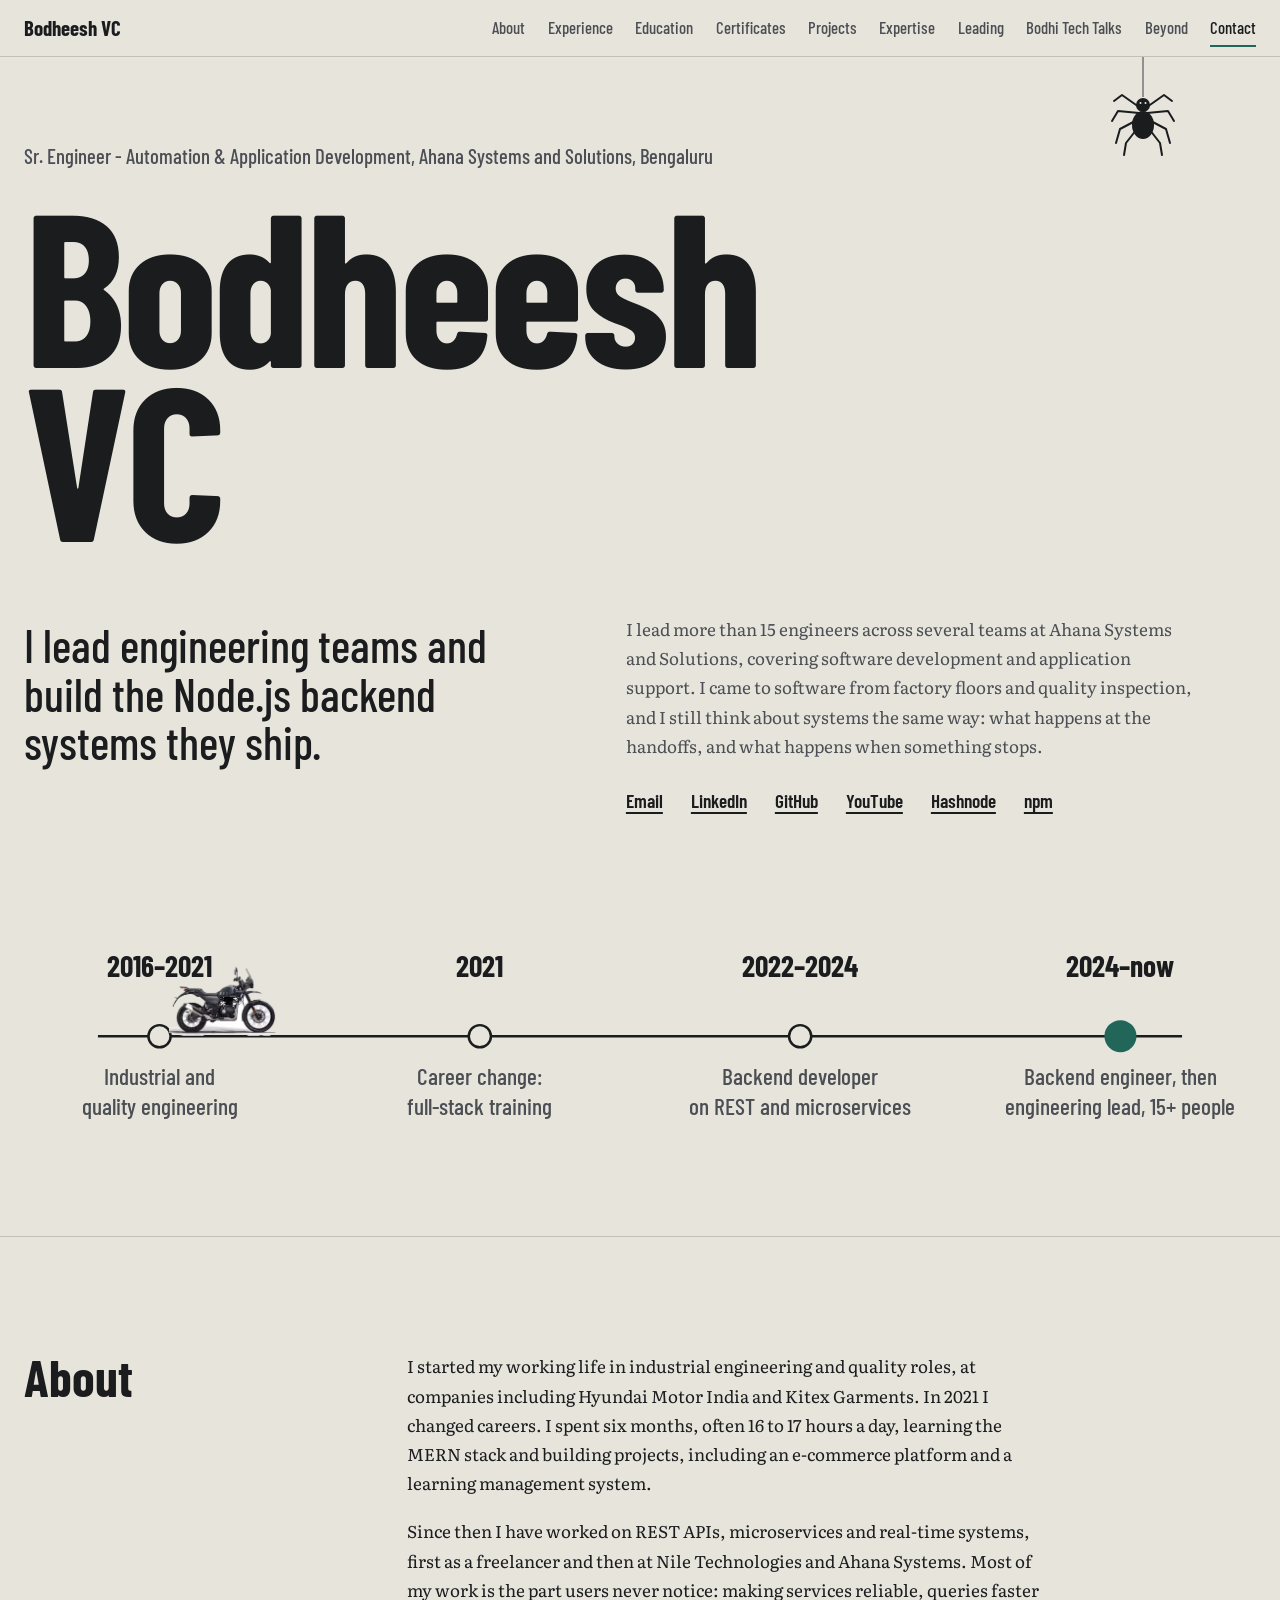
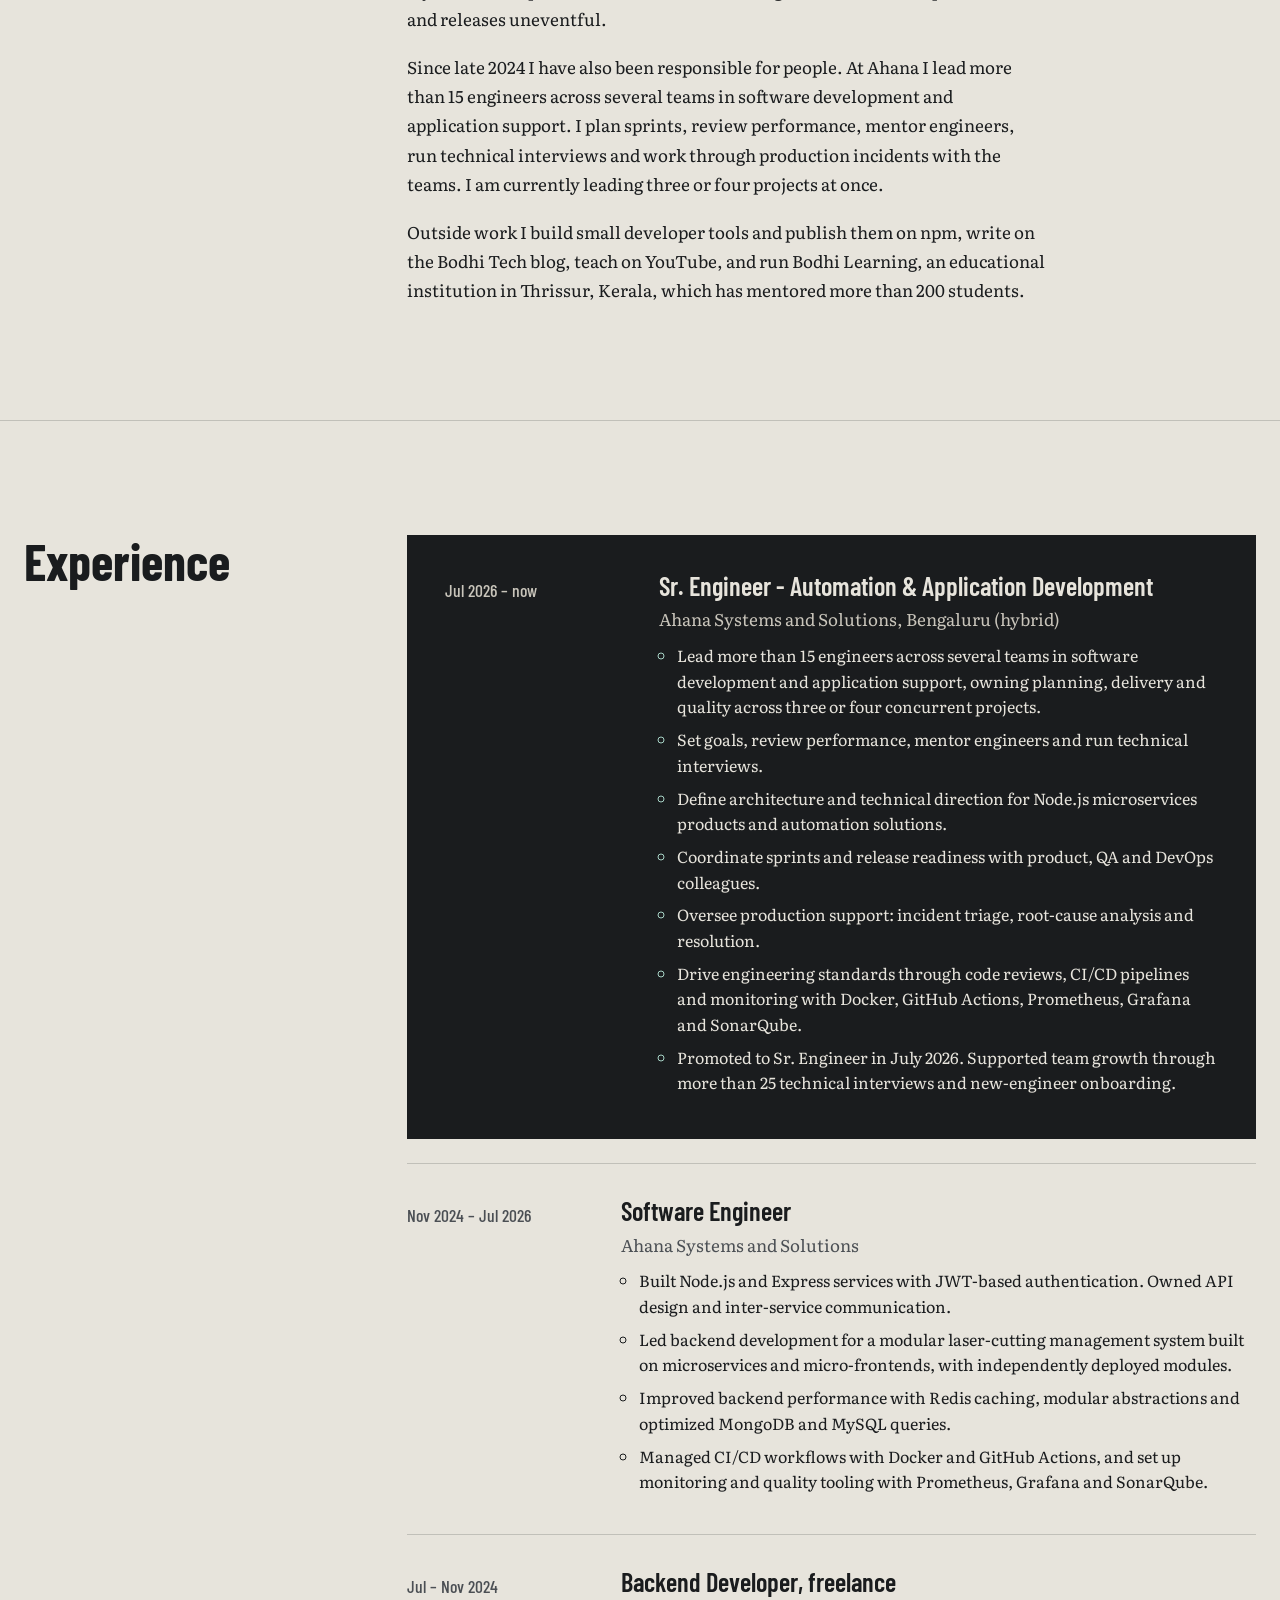
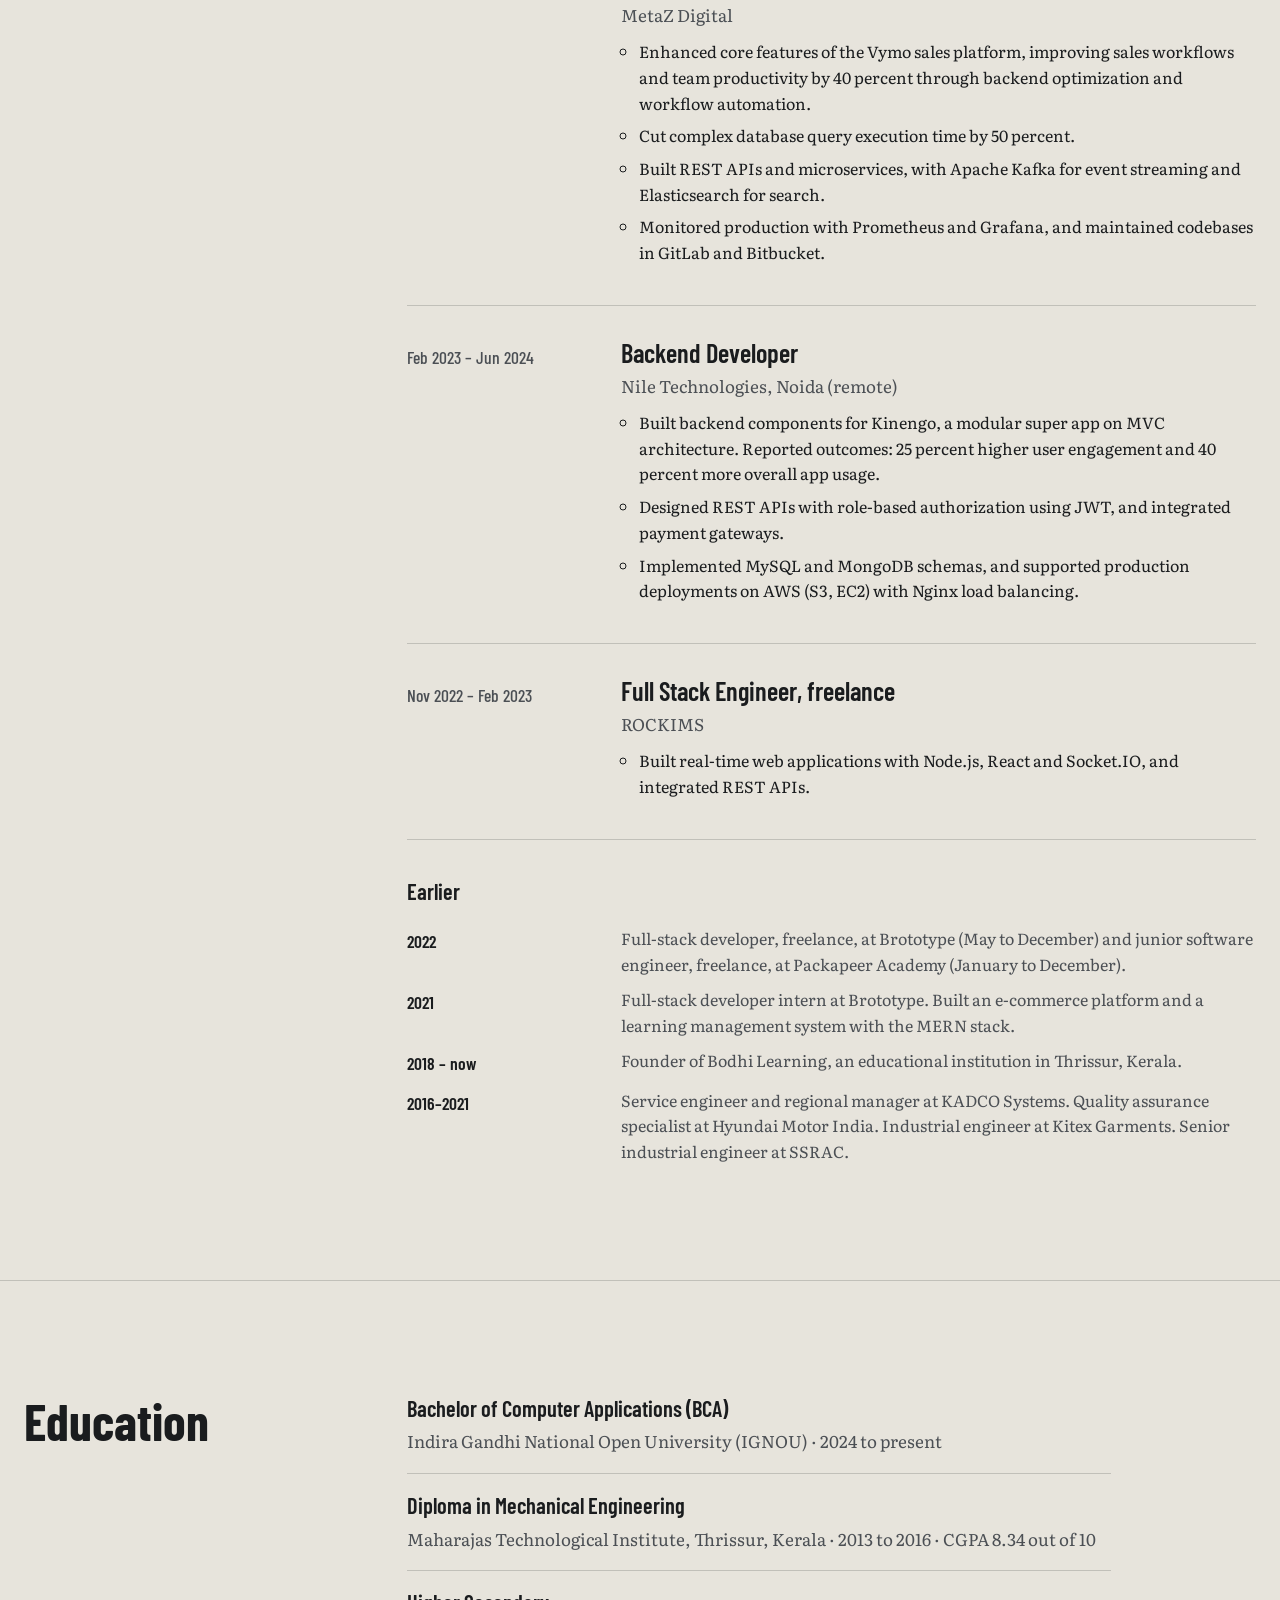
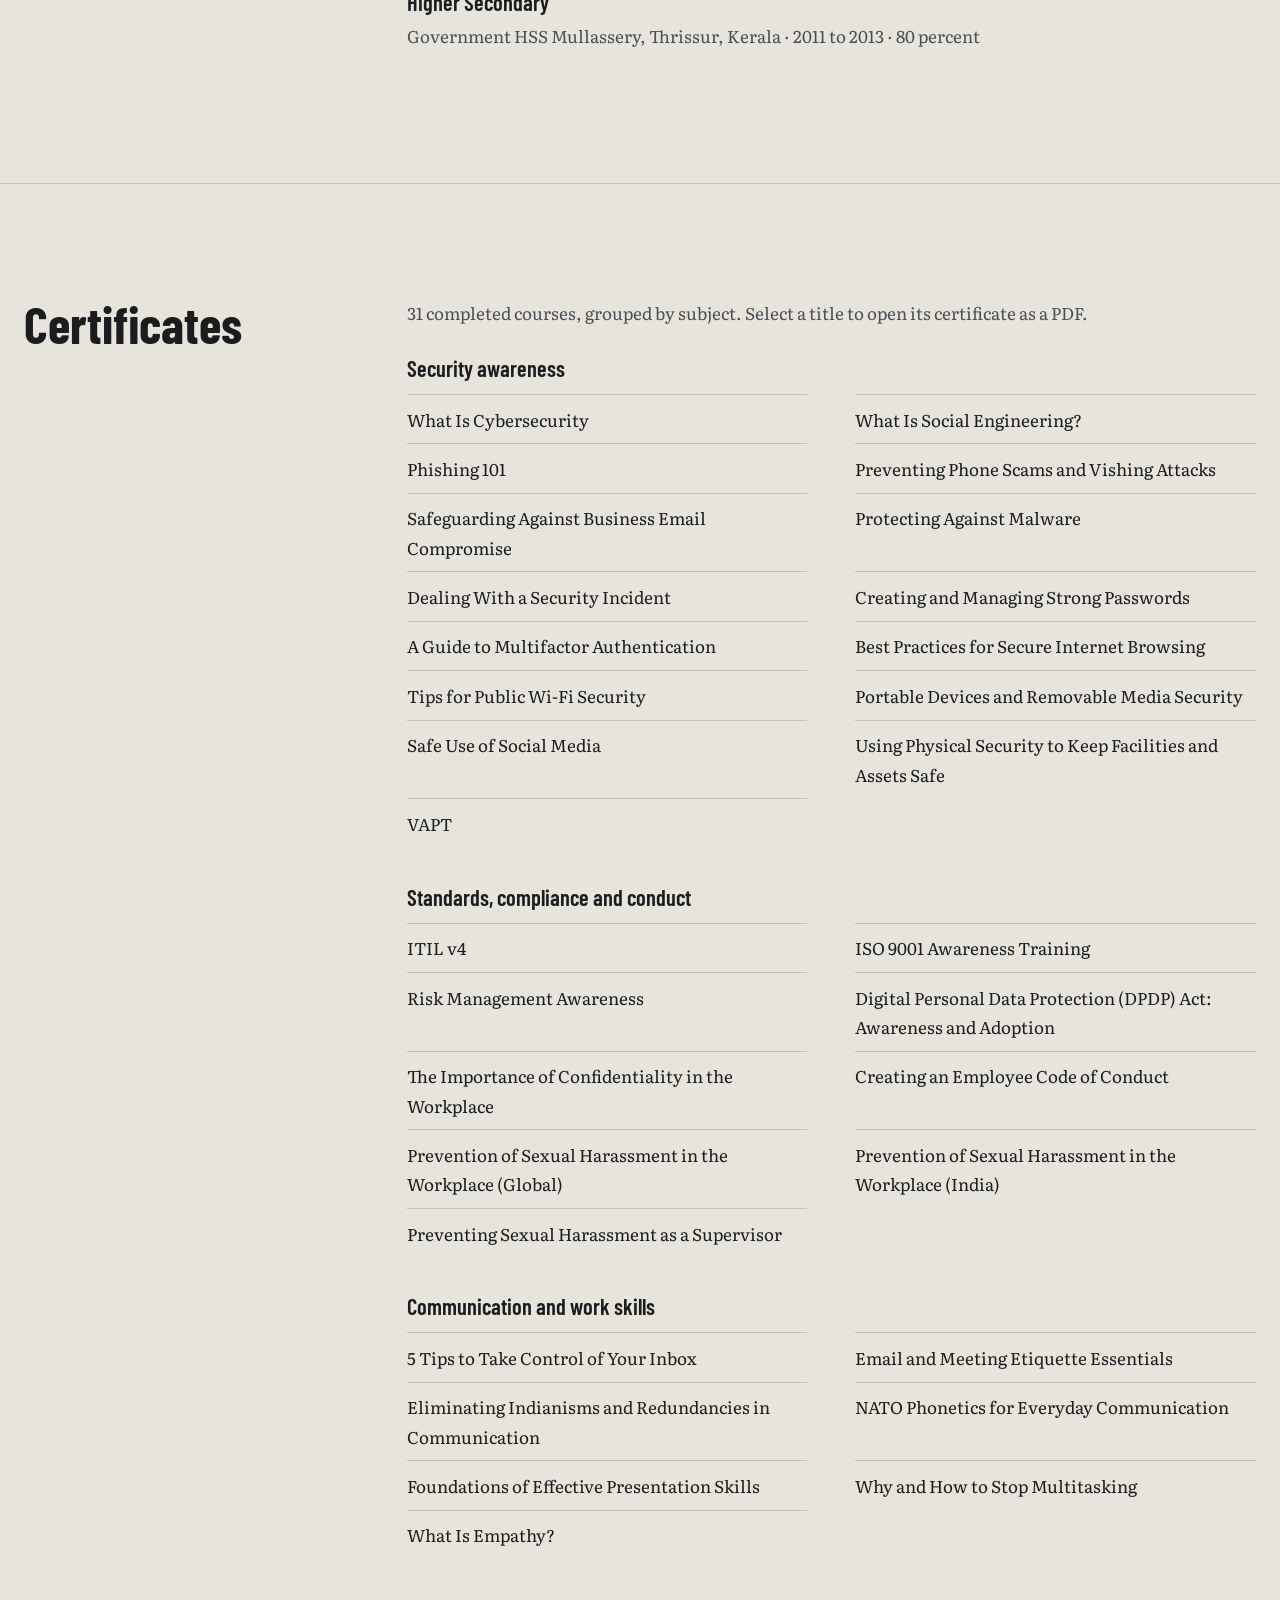
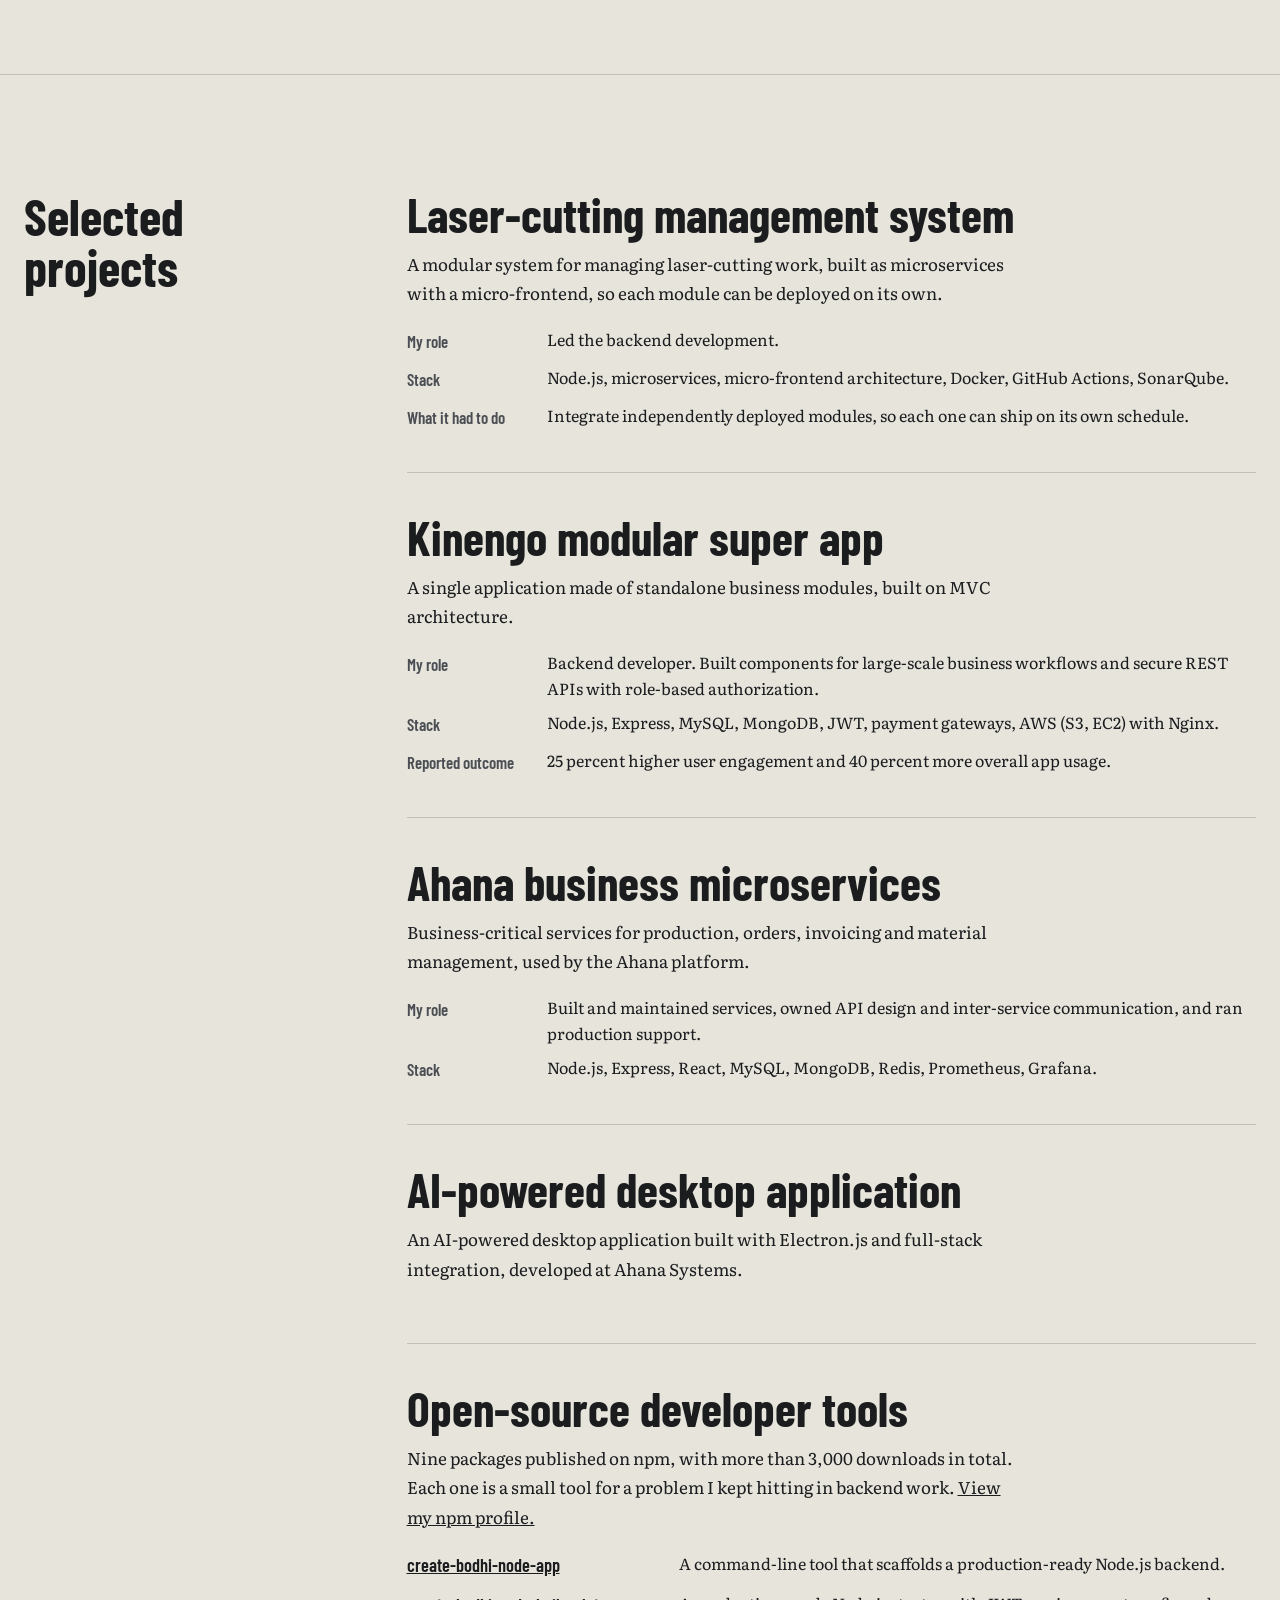
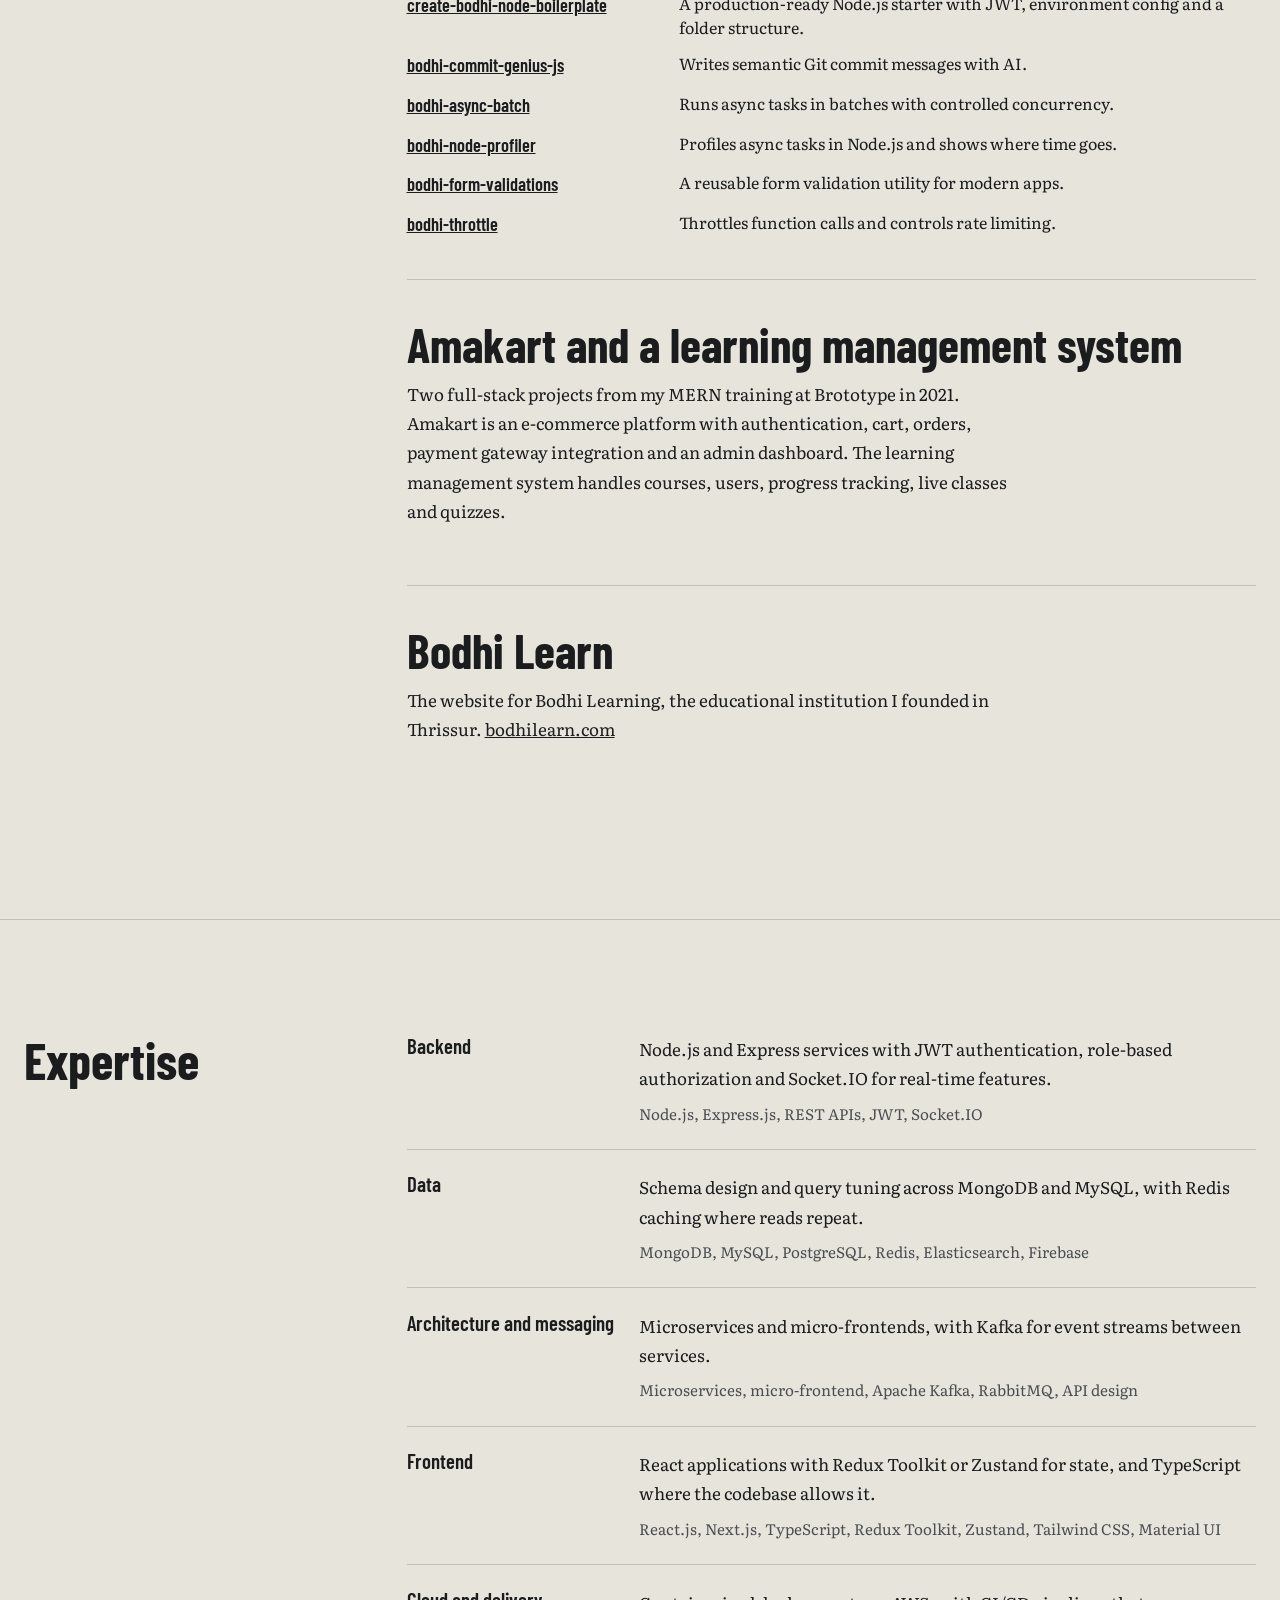
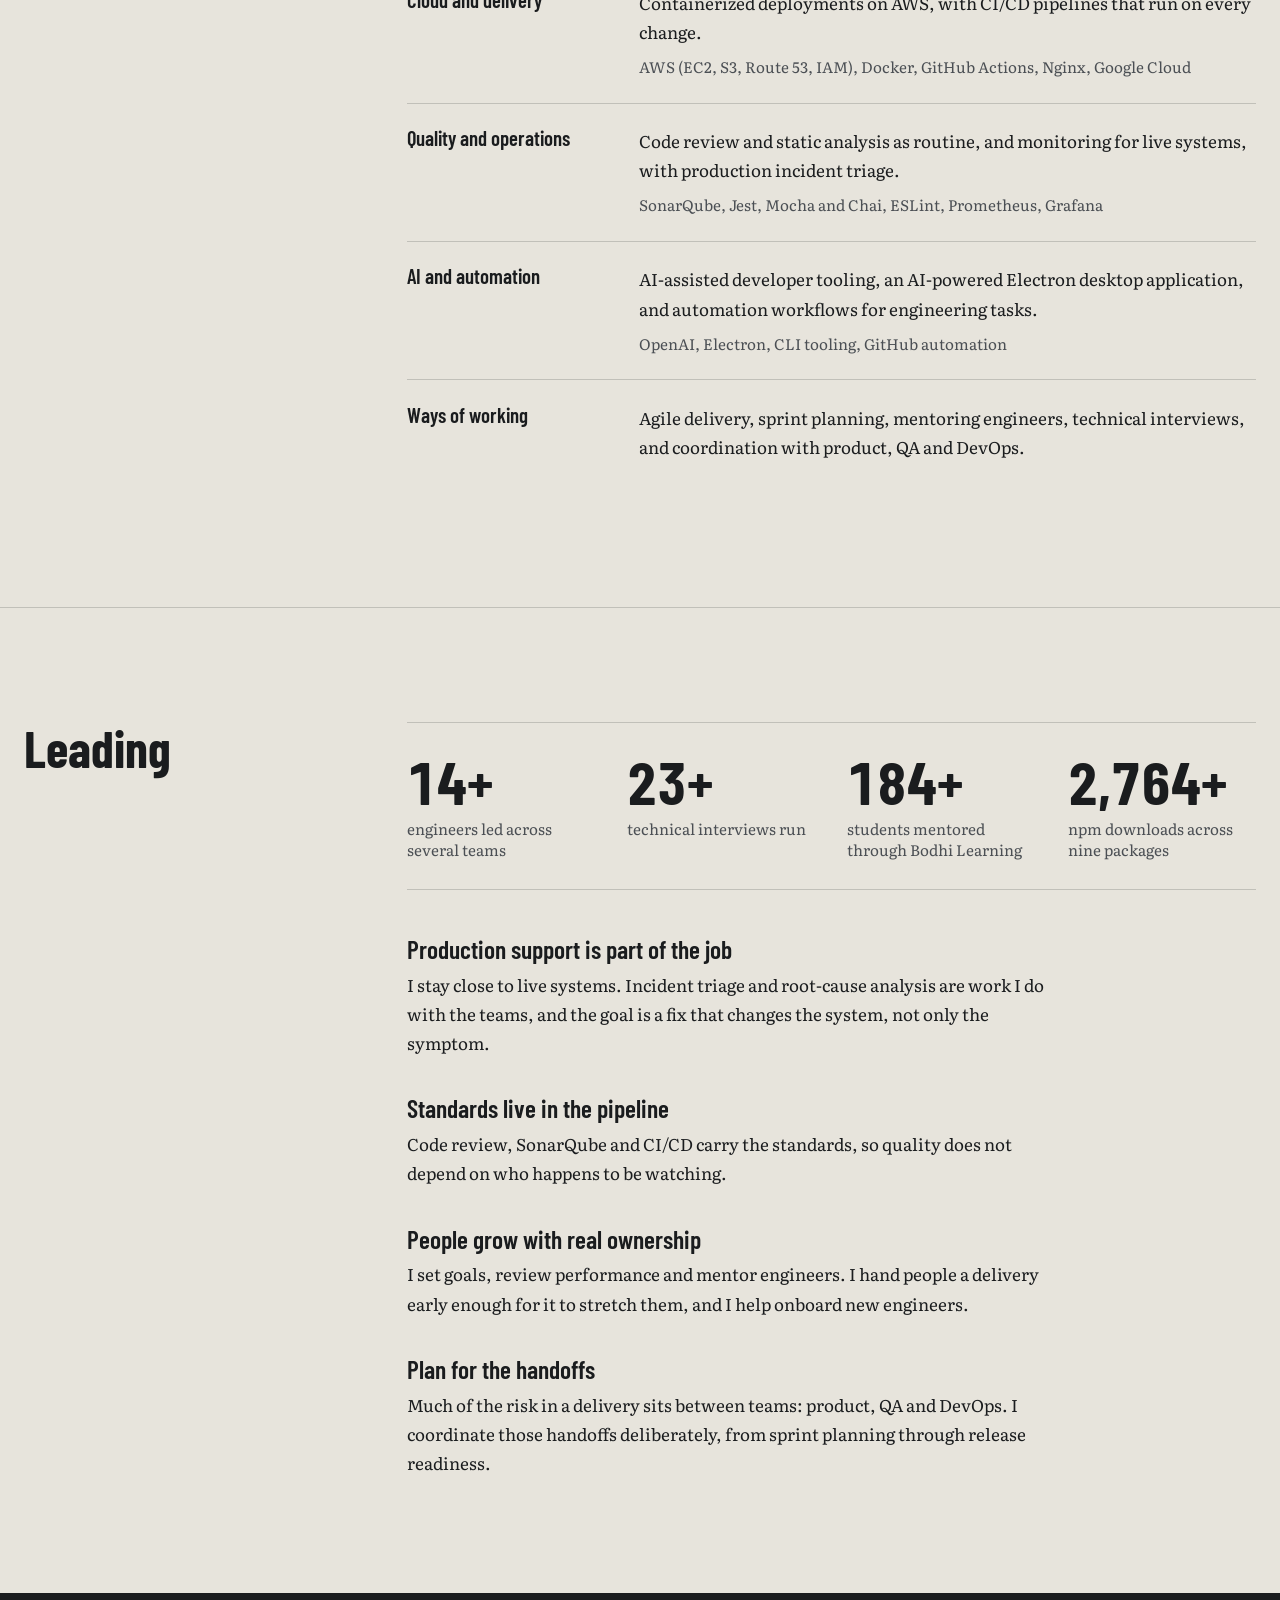
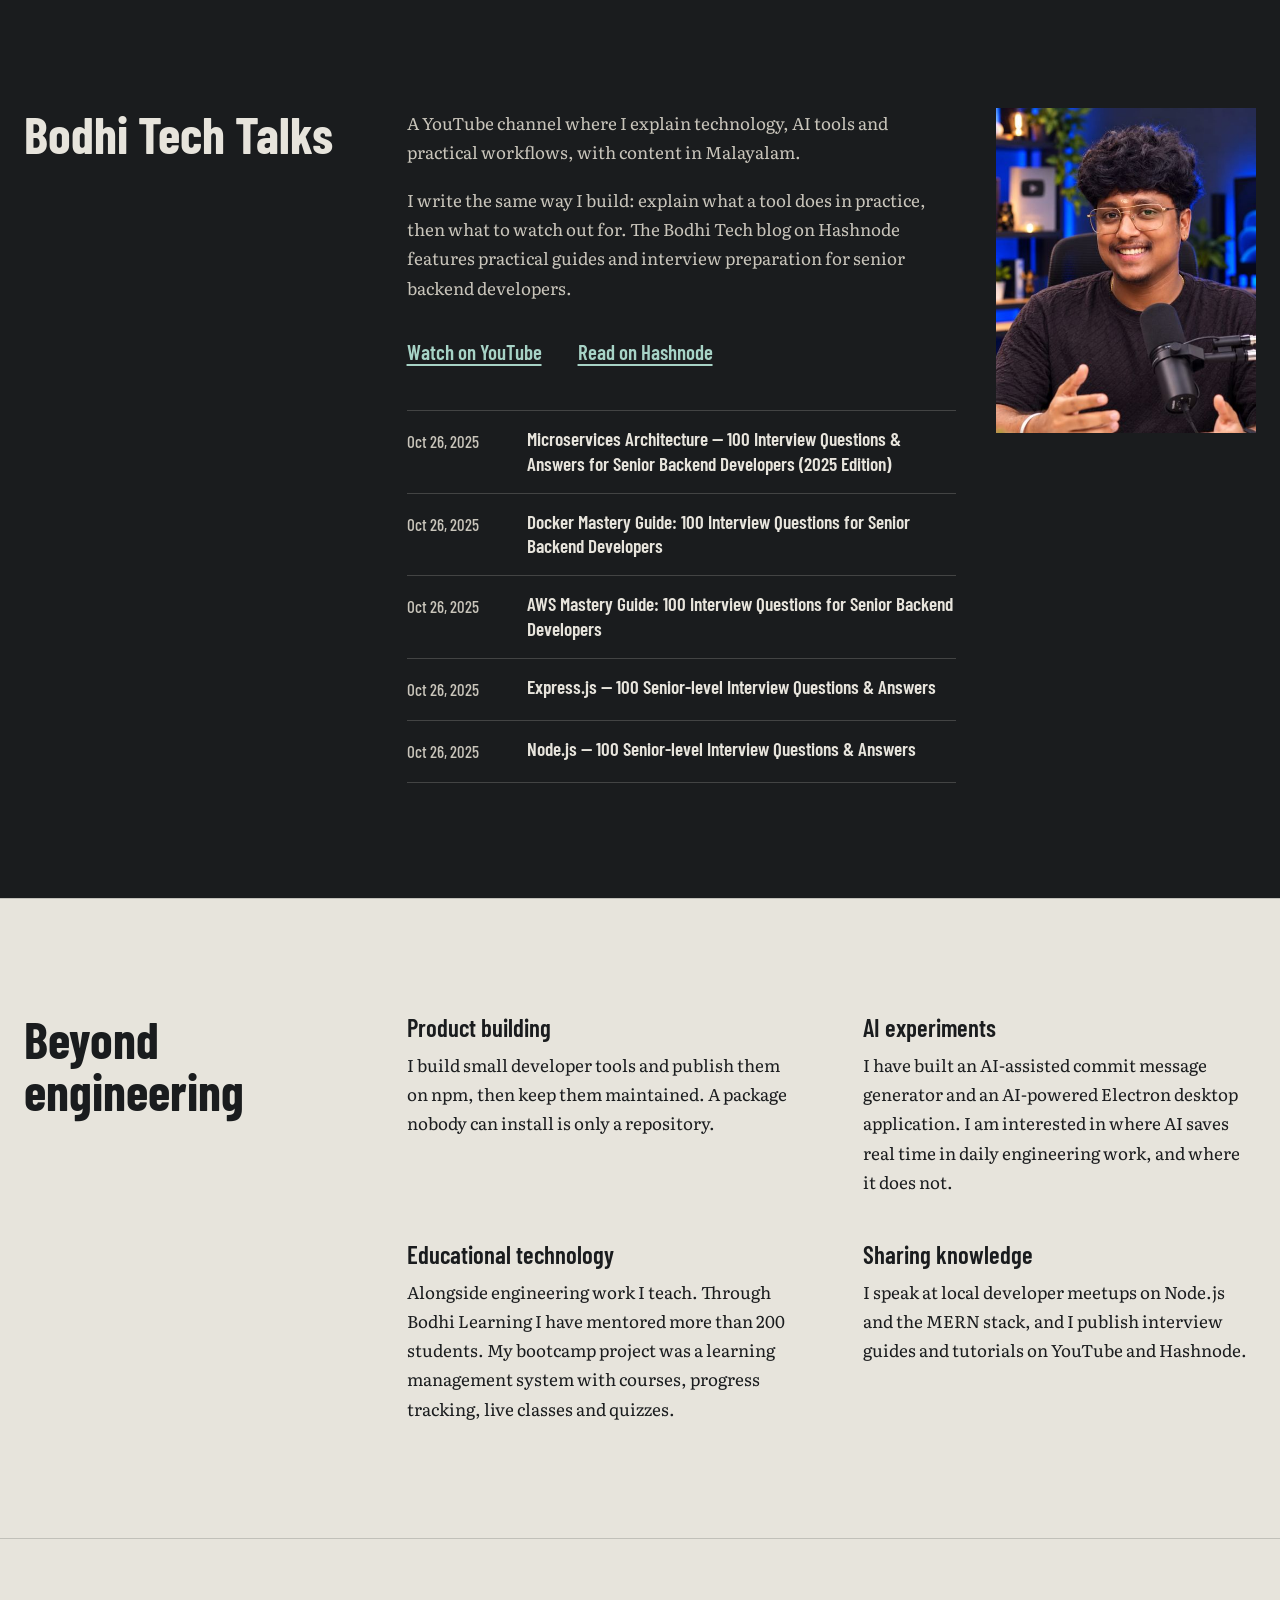
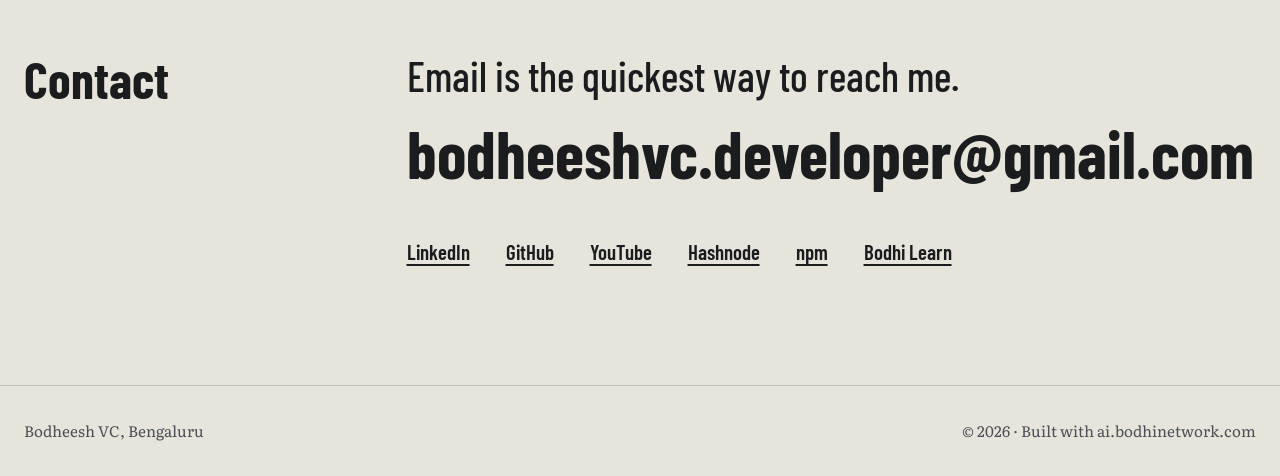
<file: index.html>
<!doctype html>
<html lang="en">
<head>
  <meta charset="utf-8">
  <meta name="viewport" content="width=device-width, initial-scale=1">
  <title>Bodheesh VC · Sr. Engineer - Automation &amp; Application Development, Bengaluru</title>
  <meta name="description" content="Bodheesh VC is a Sr. Engineer - Automation &amp; Application Development at Ahana Systems and Solutions in Bengaluru. He leads more than 15 engineers across teams and builds Node.js backend systems, REST APIs and microservices.">
  <meta name="author" content="Bodheesh VC">
  <meta name="theme-color" content="#e7e4dc">
  <meta name="color-scheme" content="light">
  <link rel="canonical" href="https://bodheesh.github.io/portfolio/">

  <meta property="og:type" content="profile">
  <meta property="og:site_name" content="Bodheesh VC">
  <meta property="og:title" content="Bodheesh VC · Sr. Engineer - Automation &amp; Application Development">
  <meta property="og:description" content="Leading engineering teams and building Node.js backend systems. Bengaluru, India.">
  <meta property="og:url" content="https://bodheesh.github.io/portfolio/">
  <meta property="og:image" content="https://bodheesh.github.io/portfolio/og-image.png">
  <meta property="og:image:width" content="1200">
  <meta property="og:image:height" content="630">
  <meta property="og:locale" content="en_IN">
  <meta name="twitter:card" content="summary_large_image">
  <meta name="twitter:title" content="Bodheesh VC · Sr. Engineer - Automation &amp; Application Development">
  <meta name="twitter:description" content="Leading engineering teams and building Node.js backend systems. Bengaluru, India.">
  <meta name="twitter:image" content="https://bodheesh.github.io/portfolio/og-image.png">

  <link rel="icon" href="favicon.svg" type="image/svg+xml">
  <link rel="icon" href="favicon-32.png" type="image/png" sizes="32x32">
  <link rel="apple-touch-icon" href="apple-touch-icon.png">
  <link rel="manifest" href="site.webmanifest">
  <link rel="preconnect" href="https://fonts.googleapis.com">
  <link rel="preconnect" href="https://fonts.gstatic.com" crossorigin>
  <link rel="stylesheet" href="https://fonts.googleapis.com/css2?family=Barlow+Condensed:wght@500;600;700&family=Literata:opsz,wght@7..72,400;7..72,500&display=swap">
  <link rel="stylesheet" href="styles.css">

  <script type="application/ld+json">
  {
    "@context": "https://schema.org",
    "@type": "Person",
    "@id": "https://bodheesh.github.io/portfolio/#person",
    "name": "Bodheesh VC",
    "url": "https://bodheesh.github.io/portfolio/",
    "image": "https://bodheesh.github.io/portfolio/Images/Bodheesh-800.jpg",
    "jobTitle": "Sr. Engineer - Automation & Application Development",
    "description": "Sr. Engineer - Automation & Application Development who leads more than 15 engineers across teams, building Node.js backend systems.",
    "worksFor": { "@type": "Organization", "name": "Ahana Systems and Solutions" },
    "alumniOf": [
      { "@type": "EducationalOrganization", "name": "Indira Gandhi National Open University" },
      { "@type": "EducationalOrganization", "name": "Maharajas Technological Institute" }
    ],
    "address": { "@type": "PostalAddress", "addressLocality": "Bengaluru", "addressRegion": "Karnataka", "addressCountry": "IN" },
    "email": "mailto:bodheeshvc.developer@gmail.com",
    "knowsAbout": ["Node.js", "Express.js", "REST APIs", "Microservices", "Apache Kafka", "Redis", "MongoDB", "MySQL", "AWS", "Docker", "React"],
    "sameAs": [
      "https://www.linkedin.com/in/bodheeshvc/",
      "https://github.com/BODHEESH",
      "https://www.youtube.com/@BodhiTechTalks",
      "https://bodheesh.hashnode.dev/",
      "https://www.npmjs.com/settings/bodheesh/packages"
    ]
  }
  </script>
</head>
<body>
  <div class="scroll-progress" aria-hidden="true"></div>
  <a class="skip" href="#main">Skip to content</a>

  <header class="site-header">
    <div class="wrap">
      <a class="wordmark" href="#top">Bodheesh VC</a>
      <button class="nav-toggle" type="button" aria-expanded="false" aria-controls="site-nav">
        <span class="nav-toggle-label">Menu</span>
        <span class="nav-toggle-icon" aria-hidden="true"></span>
      </button>
      <nav class="site-nav" id="site-nav" aria-label="Sections">
        <ul>
          <li><a href="#about">About</a></li>
          <li><a href="#experience">Experience</a></li>
          <li><a href="#education">Education</a></li>
          <li><a href="#certificates">Certificates</a></li>
          <li><a href="#projects">Projects</a></li>
          <li><a href="#expertise">Expertise</a></li>
          <li><a href="#leading">Leading</a></li>
          <li><a href="#creator">Bodhi Tech Talks</a></li>
          <li><a href="#beyond">Beyond</a></li>
          <li><a href="#contact">Contact</a></li>
        </ul>
      </nav>
    </div>
  </header>

  <main id="main">

    <!-- Hero -->
    <section class="hero" id="top" aria-labelledby="hero-title">
      <div class="hang" aria-hidden="true">
        <svg viewBox="0 0 70 130" width="70" height="130">
          <line class="hang-thread" x1="35" y1="0" x2="35" y2="40"/>
          <g class="hang-body">
            <g class="hang-legs">
              <path d="M31 50 L14 38 L6 44"/>
              <path d="M31 56 L10 54 L4 64"/>
              <path d="M31 62 L12 72 L8 86"/>
              <path d="M32 68 L18 86 L16 98"/>
              <path d="M39 50 L56 38 L64 44"/>
              <path d="M39 56 L60 54 L66 64"/>
              <path d="M39 62 L58 72 L62 86"/>
              <path d="M38 68 L52 86 L54 98"/>
            </g>
            <ellipse class="spider-abdomen" cx="35" cy="68" rx="11" ry="14"/>
            <circle class="spider-head" cx="35" cy="48" r="7"/>
            <circle class="spider-eye" cx="32.5" cy="46" r="1"/>
            <circle class="spider-eye" cx="37.5" cy="46" r="1"/>
          </g>
        </svg>
      </div>
      <div class="wrap">
        <p class="hero-role reveal">Sr. Engineer - Automation &amp; Application Development, Ahana Systems and Solutions, Bengaluru</p>
        <h1 class="name" id="hero-title">Bodheesh<br>VC</h1>

        <div class="hero-body">
          <p class="position reveal">I lead engineering teams and build the Node.js backend systems they ship.</p>
          <div class="reveal" style="--d:.15s">
            <p class="intro">I lead more than 15 engineers across several teams at Ahana Systems and Solutions, covering software development and application support. I came to software from factory floors and quality inspection, and I still think about systems the same way: what happens at the handoffs, and what happens when something stops.</p>
            <div class="hero-links">
              <a class="sweep" href="mailto:bodheeshvc.developer@gmail.com">Email</a>
              <a class="sweep" href="https://www.linkedin.com/in/bodheeshvc/">LinkedIn</a>
              <a class="sweep" href="https://github.com/BODHEESH">GitHub</a>
              <a class="sweep" href="https://www.youtube.com/@BodhiTechTalks">YouTube</a>
              <a class="sweep" href="https://bodheesh.hashnode.dev/">Hashnode</a>
              <a class="sweep" href="https://www.npmjs.com/settings/bodheesh/packages">npm</a>
            </div>
          </div>
        </div>

        <div class="rail-wrap">
          <svg class="rail" viewBox="0 0 1000 200" role="img" aria-labelledby="rail-title rail-desc">
            <title id="rail-title">Career path, in four stations</title>
            <desc id="rail-desc">Industrial and quality engineering from 2016 to 2021. Full-stack training in 2021. Backend development from 2022 to 2024. Backend engineering, and then engineering lead of more than 15 engineers at Ahana Systems from 2024 onward.</desc>
            <line class="rail-path" x1="60" y1="100" x2="940" y2="100"></line>

            <text class="rail-year" x="110" y="52" text-anchor="middle">2016–2021</text>
            <circle class="rail-station" cx="110" cy="100" r="9"></circle>
            <text class="rail-text" x="110" y="140" text-anchor="middle">Industrial and</text>
            <text class="rail-text" x="110" y="164" text-anchor="middle">quality engineering</text>

            <text class="rail-year" x="370" y="52" text-anchor="middle">2021</text>
            <circle class="rail-station" cx="370" cy="100" r="9"></circle>
            <text class="rail-text" x="370" y="140" text-anchor="middle">Career change:</text>
            <text class="rail-text" x="370" y="164" text-anchor="middle">full-stack training</text>

            <text class="rail-year" x="630" y="52" text-anchor="middle">2022–2024</text>
            <circle class="rail-station" cx="630" cy="100" r="9"></circle>
            <text class="rail-text" x="630" y="140" text-anchor="middle">Backend developer</text>
            <text class="rail-text" x="630" y="164" text-anchor="middle">on REST and microservices</text>

            <text class="rail-year" x="890" y="52" text-anchor="middle">2024–now</text>
            <circle class="rail-station now" cx="890" cy="100" r="12"></circle>
            <text class="rail-text" x="890" y="140" text-anchor="middle">Backend engineer, then</text>
            <text class="rail-text" x="890" y="164" text-anchor="middle">engineering lead, 15+ people</text>
          </svg>

          <div class="career-bike" id="careerBike" aria-hidden="true">
            <img src="Images/career-bike.png" width="440" height="282" alt="" draggable="false">
          </div>

          <ol class="rail-list">
            <li><strong>2016–2021</strong><span>Industrial and quality engineering</span></li>
            <li><strong>2021</strong><span>Career change: full-stack training (MERN)</span></li>
            <li><strong>2022–2024</strong><span>Backend developer on REST APIs and microservices</span></li>
            <li><strong>2024–now</strong><span>Backend engineer, then engineering lead of 15+ people at Ahana Systems</span></li>
          </ol>
        </div>
      </div>
    </section>

    <!-- About -->
    <section class="section" id="about" aria-labelledby="about-title">
      <div class="wrap section-grid">
        <h2 class="section-label reveal" id="about-title">About</h2>
        <div class="prose reveal">
          <p>I started my working life in industrial engineering and quality roles, at companies including Hyundai Motor India and Kitex Garments. In 2021 I changed careers. I spent six months, often 16 to 17 hours a day, learning the MERN stack and building projects, including an e-commerce platform and a learning management system.</p>
          <p>Since then I have worked on REST APIs, microservices and real-time systems, first as a freelancer and then at Nile Technologies and Ahana Systems. Most of my work is the part users never notice: making services reliable, queries faster and releases uneventful.</p>
          <p>Since late 2024 I have also been responsible for people. At Ahana I lead more than 15 engineers across several teams in software development and application support. I plan sprints, review performance, mentor engineers, run technical interviews and work through production incidents with the teams. I am currently leading three or four projects at once.</p>
          <p>Outside work I build small developer tools and publish them on npm, write on the Bodhi Tech blog, teach on YouTube, and run Bodhi Learning, an educational institution in Thrissur, Kerala, which has mentored more than 200 students.</p>
        </div>
      </div>
    </section>

    <!-- Experience -->
    <section class="section" id="experience" aria-labelledby="experience-title">
      <div class="wrap section-grid">
        <h2 class="section-label reveal" id="experience-title">Experience</h2>
        <div>
          <ol class="timeline">
            <li class="current reveal">
              <div class="when">Jul 2026 – now</div>
              <div class="role">
                <h3>Sr. Engineer - Automation &amp; Application Development</h3>
                <p class="org">Ahana Systems and Solutions, Bengaluru (hybrid)</p>
                <ul>
                  <li>Lead more than 15 engineers across several teams in software development and application support, owning planning, delivery and quality across three or four concurrent projects.</li>
                  <li>Set goals, review performance, mentor engineers and run technical interviews.</li>
                  <li>Define architecture and technical direction for Node.js microservices products and automation solutions.</li>
                  <li>Coordinate sprints and release readiness with product, QA and DevOps colleagues.</li>
                  <li>Oversee production support: incident triage, root-cause analysis and resolution.</li>
                  <li>Drive engineering standards through code reviews, CI/CD pipelines and monitoring with Docker, GitHub Actions, Prometheus, Grafana and SonarQube.</li>
                  <li>Promoted to Sr. Engineer in July 2026. Supported team growth through more than 25 technical interviews and new-engineer onboarding.</li>
                </ul>
              </div>
            </li>

            <li class="reveal" style="--d:.08s">
              <div class="when">Nov 2024 – Jul 2026</div>
              <div class="role">
                <h3>Software Engineer</h3>
                <p class="org">Ahana Systems and Solutions</p>
                <ul>
                  <li>Built Node.js and Express services with JWT-based authentication. Owned API design and inter-service communication.</li>
                  <li>Led backend development for a modular laser-cutting management system built on microservices and micro-frontends, with independently deployed modules.</li>
                  <li>Improved backend performance with Redis caching, modular abstractions and optimized MongoDB and MySQL queries.</li>
                  <li>Managed CI/CD workflows with Docker and GitHub Actions, and set up monitoring and quality tooling with Prometheus, Grafana and SonarQube.</li>
                </ul>
              </div>
            </li>

            <li class="reveal" style="--d:.12s">
              <div class="when">Jul – Nov 2024</div>
              <div class="role">
                <h3>Backend Developer, freelance</h3>
                <p class="org">MetaZ Digital</p>
                <ul>
                  <li>Enhanced core features of the Vymo sales platform, improving sales workflows and team productivity by 40 percent through backend optimization and workflow automation.</li>
                  <li>Cut complex database query execution time by 50 percent.</li>
                  <li>Built REST APIs and microservices, with Apache Kafka for event streaming and Elasticsearch for search.</li>
                  <li>Monitored production with Prometheus and Grafana, and maintained codebases in GitLab and Bitbucket.</li>
                </ul>
              </div>
            </li>

            <li class="reveal" style="--d:.16s">
              <div class="when">Feb 2023 – Jun 2024</div>
              <div class="role">
                <h3>Backend Developer</h3>
                <p class="org">Nile Technologies, Noida (remote)</p>
                <ul>
                  <li>Built backend components for Kinengo, a modular super app on MVC architecture. Reported outcomes: 25 percent higher user engagement and 40 percent more overall app usage.</li>
                  <li>Designed REST APIs with role-based authorization using JWT, and integrated payment gateways.</li>
                  <li>Implemented MySQL and MongoDB schemas, and supported production deployments on AWS (S3, EC2) with Nginx load balancing.</li>
                </ul>
              </div>
            </li>

            <li class="reveal" style="--d:.2s">
              <div class="when">Nov 2022 – Feb 2023</div>
              <div class="role">
                <h3>Full Stack Engineer, freelance</h3>
                <p class="org">ROCKIMS</p>
                <ul>
                  <li>Built real-time web applications with Node.js, React and Socket.IO, and integrated REST APIs.</li>
                </ul>
              </div>
            </li>
          </ol>

          <div class="earlier reveal">
            <h3 class="earlier-title">Earlier</h3>
            <dl class="facts-list">
              <dt>2022</dt>
              <dd>Full-stack developer, freelance, at Brototype (May to December) and junior software engineer, freelance, at Packapeer Academy (January to December).</dd>
              <dt>2021</dt>
              <dd>Full-stack developer intern at Brototype. Built an e-commerce platform and a learning management system with the MERN stack.</dd>
              <dt>2018 – now</dt>
              <dd>Founder of Bodhi Learning, an educational institution in Thrissur, Kerala.</dd>
              <dt>2016–2021</dt>
              <dd>Service engineer and regional manager at KADCO Systems. Quality assurance specialist at Hyundai Motor India. Industrial engineer at Kitex Garments. Senior industrial engineer at SSRAC.</dd>
            </dl>
          </div>
        </div>
      </div>
    </section>

    <!-- Education -->
    <section class="section" id="education" aria-labelledby="education-title">
      <div class="wrap section-grid">
        <h2 class="section-label reveal" id="education-title">Education</h2>
        <ul class="education reveal">
          <li>
            <h3>Bachelor of Computer Applications (BCA)</h3>
            <p>Indira Gandhi National Open University (IGNOU) · 2024 to present</p>
          </li>
          <li>
            <h3>Diploma in Mechanical Engineering</h3>
            <p>Maharajas Technological Institute, Thrissur, Kerala · 2013 to 2016 · CGPA 8.34 out of 10</p>
          </li>
          <li>
            <h3>Higher Secondary</h3>
            <p>Government HSS Mullassery, Thrissur, Kerala · 2011 to 2013 · 80 percent</p>
          </li>
        </ul>
      </div>
    </section>

    <!-- Certificates -->
    <section class="section" id="certificates" aria-labelledby="certificates-title">
      <div class="wrap section-grid">
        <h2 class="section-label reveal" id="certificates-title">Certificates</h2>
        <div>
          <p class="certs-intro reveal">31 completed courses, grouped by subject. Select a title to open its certificate as a PDF.</p>

          <div class="cert-group reveal">
            <h3>Security awareness</h3>
            <ul class="certs">
              <li><a href="Images/certificate-previews/what-is-cybersecurity.jpg" data-image="Images/certificate-previews/what-is-cybersecurity.jpg">What Is Cybersecurity</a></li>
              <li><a href="Images/certificate-previews/what-is-social-engineering.jpg" data-image="Images/certificate-previews/what-is-social-engineering.jpg">What Is Social Engineering?</a></li>
              <li><a href="Images/certificate-previews/phishing-101.jpg" data-image="Images/certificate-previews/phishing-101.jpg">Phishing 101</a></li>
              <li><a href="Images/certificate-previews/preventing-phone-scams-and-vishing-attacks.jpg" data-image="Images/certificate-previews/preventing-phone-scams-and-vishing-attacks.jpg">Preventing Phone Scams and Vishing Attacks</a></li>
              <li><a href="Images/certificate-previews/safeguarding-against-business-email-compromise.jpg" data-image="Images/certificate-previews/safeguarding-against-business-email-compromise.jpg">Safeguarding Against Business Email Compromise</a></li>
              <li><a href="Images/certificate-previews/protecting-against-malware.jpg" data-image="Images/certificate-previews/protecting-against-malware.jpg">Protecting Against Malware</a></li>
              <li><a href="Images/certificate-previews/dealing-with-a-security-incident.jpg" data-image="Images/certificate-previews/dealing-with-a-security-incident.jpg">Dealing With a Security Incident</a></li>
              <li><a href="Images/certificate-previews/creating-and-managing-strong-passwords.jpg" data-image="Images/certificate-previews/creating-and-managing-strong-passwords.jpg">Creating and Managing Strong Passwords</a></li>
              <li><a href="Images/certificate-previews/a-guide-to-multifactor-authentication.jpg" data-image="Images/certificate-previews/a-guide-to-multifactor-authentication.jpg">A Guide to Multifactor Authentication</a></li>
              <li><a href="Images/certificate-previews/best-practices-for-secure-internet-browsing.jpg" data-image="Images/certificate-previews/best-practices-for-secure-internet-browsing.jpg">Best Practices for Secure Internet Browsing</a></li>
              <li><a href="Images/certificate-previews/tips-for-public-wi-fi-security.jpg" data-image="Images/certificate-previews/tips-for-public-wi-fi-security.jpg">Tips for Public Wi-Fi Security</a></li>
              <li><a href="Images/certificate-previews/portable-devices-and-removable-media-security.jpg" data-image="Images/certificate-previews/portable-devices-and-removable-media-security.jpg">Portable Devices and Removable Media Security</a></li>
              <li><a href="Images/certificate-previews/safe-use-of-social-media.jpg" data-image="Images/certificate-previews/safe-use-of-social-media.jpg">Safe Use of Social Media</a></li>
              <li><a href="Images/certificate-previews/using-physical-security-to-keep-facilities-and-assets-safe.jpg" data-image="Images/certificate-previews/using-physical-security-to-keep-facilities-and-assets-safe.jpg">Using Physical Security to Keep Facilities and Assets Safe</a></li>
              <li><a href="Images/certificate-previews/vapt.jpg" data-image="Images/certificate-previews/vapt.jpg">VAPT</a></li>
            </ul>
          </div>

          <div class="cert-group reveal">
            <h3>Standards, compliance and conduct</h3>
            <ul class="certs">
              <li><a href="Images/certificate-previews/itil-v4.jpg" data-image="Images/certificate-previews/itil-v4.jpg">ITIL v4</a></li>
              <li><a href="Images/certificate-previews/iso-9001-awareness-training.jpg" data-image="Images/certificate-previews/iso-9001-awareness-training.jpg">ISO 9001 Awareness Training</a></li>
              <li><a href="Images/certificate-previews/risk-management-awareness.jpg" data-image="Images/certificate-previews/risk-management-awareness.jpg">Risk Management Awareness</a></li>
              <li><a href="Images/certificate-previews/digital-personal-data-protection-dpdp-act-awareness-adoption.jpg" data-image="Images/certificate-previews/digital-personal-data-protection-dpdp-act-awareness-adoption.jpg">Digital Personal Data Protection (DPDP) Act: Awareness and Adoption</a></li>
              <li><a href="Images/certificate-previews/the-importance-of-confidentiality-in-the-workplace.jpg" data-image="Images/certificate-previews/the-importance-of-confidentiality-in-the-workplace.jpg">The Importance of Confidentiality in the Workplace</a></li>
              <li><a href="Images/certificate-previews/creating-an-employee-code-of-conduct.jpg" data-image="Images/certificate-previews/creating-an-employee-code-of-conduct.jpg">Creating an Employee Code of Conduct</a></li>
              <li><a href="Images/certificate-previews/prevention-of-sexual-harassment-in-the-workplace-global.jpg" data-image="Images/certificate-previews/prevention-of-sexual-harassment-in-the-workplace-global.jpg">Prevention of Sexual Harassment in the Workplace (Global)</a></li>
              <li><a href="Images/certificate-previews/prevention-of-sexual-harassment-in-the-workplace-india.jpg" data-image="Images/certificate-previews/prevention-of-sexual-harassment-in-the-workplace-india.jpg">Prevention of Sexual Harassment in the Workplace (India)</a></li>
              <li><a href="Images/certificate-previews/preventing-sexual-harassment-as-a-supervisor.jpg" data-image="Images/certificate-previews/preventing-sexual-harassment-as-a-supervisor.jpg">Preventing Sexual Harassment as a Supervisor</a></li>
            </ul>
          </div>

          <div class="cert-group reveal">
            <h3>Communication and work skills</h3>
            <ul class="certs">
              <li><a href="Images/certificate-previews/5-tips-to-take-control-of-your-inbox.jpg" data-image="Images/certificate-previews/5-tips-to-take-control-of-your-inbox.jpg">5 Tips to Take Control of Your Inbox</a></li>
              <li><a href="Images/certificate-previews/email-meeting-ettiquette-essentials.jpg" data-image="Images/certificate-previews/email-meeting-ettiquette-essentials.jpg">Email and Meeting Etiquette Essentials</a></li>
              <li><a href="Images/certificate-previews/eliminating-indianisms-redundancies-in-communication.jpg" data-image="Images/certificate-previews/eliminating-indianisms-redundancies-in-communication.jpg">Eliminating Indianisms and Redundancies in Communication</a></li>
              <li><a href="Images/certificate-previews/nato-phonetics-for-everyday-communication.jpg" data-image="Images/certificate-previews/nato-phonetics-for-everyday-communication.jpg">NATO Phonetics for Everyday Communication</a></li>
              <li><a href="Images/certificate-previews/foundations-of-effective-presentation-skills.jpg" data-image="Images/certificate-previews/foundations-of-effective-presentation-skills.jpg">Foundations of Effective Presentation Skills</a></li>
              <li><a href="Images/certificate-previews/why-and-how-to-stop-multitasking.jpg" data-image="Images/certificate-previews/why-and-how-to-stop-multitasking.jpg">Why and How to Stop Multitasking</a></li>
              <li><a href="Images/certificate-previews/what-is-empathy.jpg" data-image="Images/certificate-previews/what-is-empathy.jpg">What Is Empathy?</a></li>
            </ul>
          </div>
        </div>
      </div>
    </section>

    <!-- Projects -->
    <section class="section" id="projects" aria-labelledby="projects-title">
      <div class="wrap section-grid">
        <h2 class="section-label reveal" id="projects-title">Selected projects</h2>
        <div>

          <article class="project reveal">
            <h3>Laser-cutting management system</h3>
            <p class="lead">A modular system for managing laser-cutting work, built as microservices with a micro-frontend, so each module can be deployed on its own.</p>
            <dl class="facts">
              <dt>My role</dt>
              <dd>Led the backend development.</dd>
              <dt>Stack</dt>
              <dd>Node.js, microservices, micro-frontend architecture, Docker, GitHub Actions, SonarQube.</dd>
              <dt>What it had to do</dt>
              <dd>Integrate independently deployed modules, so each one can ship on its own schedule.</dd>
            </dl>
          </article>

          <article class="project reveal">
            <h3>Kinengo modular super app</h3>
            <p class="lead">A single application made of standalone business modules, built on MVC architecture.</p>
            <dl class="facts">
              <dt>My role</dt>
              <dd>Backend developer. Built components for large-scale business workflows and secure REST APIs with role-based authorization.</dd>
              <dt>Stack</dt>
              <dd>Node.js, Express, MySQL, MongoDB, JWT, payment gateways, AWS (S3, EC2) with Nginx.</dd>
              <dt>Reported outcome</dt>
              <dd>25 percent higher user engagement and 40 percent more overall app usage.</dd>
            </dl>
          </article>

          <article class="project reveal">
            <h3>Ahana business microservices</h3>
            <p class="lead">Business-critical services for production, orders, invoicing and material management, used by the Ahana platform.</p>
            <dl class="facts">
              <dt>My role</dt>
              <dd>Built and maintained services, owned API design and inter-service communication, and ran production support.</dd>
              <dt>Stack</dt>
              <dd>Node.js, Express, React, MySQL, MongoDB, Redis, Prometheus, Grafana.</dd>
            </dl>
          </article>

          <article class="project reveal">
            <h3>AI-powered desktop application</h3>
            <p class="lead">An AI-powered desktop application built with Electron.js and full-stack integration, developed at Ahana Systems.</p>
          </article>

          <article class="project reveal">
            <h3>Open-source developer tools</h3>
            <p class="lead">Nine packages published on npm, with more than 3,000 downloads in total. Each one is a small tool for a problem I kept hitting in backend work. <a href="https://www.npmjs.com/~bodheesh">View my npm profile.</a></p>
            <ul class="packages">
              <li><strong><a href="https://www.npmjs.com/package/create-bodhi-node-app">create-bodhi-node-app</a></strong><span>A command-line tool that scaffolds a production-ready Node.js backend.</span></li>
              <!-- <li><strong><a href="https://www.npmjs.com/package/@bodheesh/create-bodhi-node-app">@bodheesh/create-bodhi-node-app</a></strong><span>A scoped package for creating a production-ready Node.js REST API.</span></li> -->
              <li><strong><a href="https://www.npmjs.com/package/create-bodhi-node-boilerplate">create-bodhi-node-boilerplate</a></strong><span>A production-ready Node.js starter with JWT, environment config and a folder structure.</span></li>
              <li><strong><a href="https://www.npmjs.com/package/bodhi-commit-genius-js">bodhi-commit-genius-js</a></strong><span>Writes semantic Git commit messages with AI.</span></li>
              <li><strong><a href="https://www.npmjs.com/package/bodhi-async-batch">bodhi-async-batch</a></strong><span>Runs async tasks in batches with controlled concurrency.</span></li>
              <li><strong><a href="https://www.npmjs.com/package/bodhi-node-profiler">bodhi-node-profiler</a></strong><span>Profiles async tasks in Node.js and shows where time goes.</span></li>
              <li><strong><a href="https://www.npmjs.com/package/bodhi-form-validations">bodhi-form-validations</a></strong><span>A reusable form validation utility for modern apps.</span></li>
              <li><strong><a href="https://www.npmjs.com/package/bodhi-throttle">bodhi-throttle</a></strong><span>Throttles function calls and controls rate limiting.</span></li>
              <!-- <li><strong><a href="https://www.npmjs.com/package/auto-readme-updater">auto-readme-updater</a></strong><span>Generates and updates README files from templates.</span></li> -->
            </ul>
          </article>

          <article class="project reveal">
            <h3>Amakart and a learning management system</h3>
            <p class="lead">Two full-stack projects from my MERN training at Brototype in 2021. Amakart is an e-commerce platform with authentication, cart, orders, payment gateway integration and an admin dashboard. The learning management system handles courses, users, progress tracking, live classes and quizzes.</p>
          </article>

          <article class="project reveal">
            <h3>Bodhi Learn</h3>
            <p class="lead">The website for Bodhi Learning, the educational institution I founded in Thrissur. <a href="https://bodhilearn.com">bodhilearn.com</a></p>
          </article>

        </div>
      </div>
    </section>

    <!-- Expertise -->
    <section class="section" id="expertise" aria-labelledby="expertise-title">
      <div class="wrap section-grid">
        <h2 class="section-label reveal" id="expertise-title">Expertise</h2>
        <dl class="skills">
          <div class="reveal">
            <dt>Backend</dt>
            <dd>
              <p>Node.js and Express services with JWT authentication, role-based authorization and Socket.IO for real-time features.</p>
              <p class="items">Node.js, Express.js, REST APIs, JWT, Socket.IO</p>
            </dd>
          </div>
          <div class="reveal">
            <dt>Data</dt>
            <dd>
              <p>Schema design and query tuning across MongoDB and MySQL, with Redis caching where reads repeat.</p>
              <p class="items">MongoDB, MySQL, PostgreSQL, Redis, Elasticsearch, Firebase</p>
            </dd>
          </div>
          <div class="reveal">
            <dt>Architecture and messaging</dt>
            <dd>
              <p>Microservices and micro-frontends, with Kafka for event streams between services.</p>
              <p class="items">Microservices, micro-frontend, Apache Kafka, RabbitMQ, API design</p>
            </dd>
          </div>
          <div class="reveal">
            <dt>Frontend</dt>
            <dd>
              <p>React applications with Redux Toolkit or Zustand for state, and TypeScript where the codebase allows it.</p>
              <p class="items">React.js, Next.js, TypeScript, Redux Toolkit, Zustand, Tailwind CSS, Material UI</p>
            </dd>
          </div>
          <div class="reveal">
            <dt>Cloud and delivery</dt>
            <dd>
              <p>Containerized deployments on AWS, with CI/CD pipelines that run on every change.</p>
              <p class="items">AWS (EC2, S3, Route 53, IAM), Docker, GitHub Actions, Nginx, Google Cloud</p>
            </dd>
          </div>
          <div class="reveal">
            <dt>Quality and operations</dt>
            <dd>
              <p>Code review and static analysis as routine, and monitoring for live systems, with production incident triage.</p>
              <p class="items">SonarQube, Jest, Mocha and Chai, ESLint, Prometheus, Grafana</p>
            </dd>
          </div>
          <div class="reveal">
            <dt>AI and automation</dt>
            <dd>
              <p>AI-assisted developer tooling, an AI-powered Electron desktop application, and automation workflows for engineering tasks.</p>
              <p class="items">OpenAI, Electron, CLI tooling, GitHub automation</p>
            </dd>
          </div>
          <div class="reveal">
            <dt>Ways of working</dt>
            <dd>
              <p>Agile delivery, sprint planning, mentoring engineers, technical interviews, and coordination with product, QA and DevOps.</p>
            </dd>
          </div>
        </dl>
      </div>
    </section>

    <!-- Leading -->
    <section class="section" id="leading" aria-labelledby="leading-title">
      <div class="wrap section-grid">
        <h2 class="section-label reveal" id="leading-title">Leading</h2>
        <div>
          <div class="stats reveal" aria-label="Key numbers">
            <div class="stat">
              <span class="stat-num" data-count="15" data-suffix="+">15+</span>
              <span class="stat-label">engineers led across several teams</span>
            </div>
            <div class="stat">
              <span class="stat-num" data-count="25" data-suffix="+">25+</span>
              <span class="stat-label">technical interviews run</span>
            </div>
            <div class="stat">
              <span class="stat-num" data-count="200" data-suffix="+">200+</span>
              <span class="stat-label">students mentored through Bodhi Learning</span>
            </div>
            <div class="stat">
              <span class="stat-num" data-count="3000" data-suffix="+">3,000+</span>
              <span class="stat-label">npm downloads across nine packages</span>
            </div>
          </div>

          <ol class="principles">
            <li class="reveal">
              <h3>Production support is part of the job</h3>
              <p>I stay close to live systems. Incident triage and root-cause analysis are work I do with the teams, and the goal is a fix that changes the system, not only the symptom.</p>
            </li>
            <li class="reveal">
              <h3>Standards live in the pipeline</h3>
              <p>Code review, SonarQube and CI/CD carry the standards, so quality does not depend on who happens to be watching.</p>
            </li>
            <li class="reveal">
              <h3>People grow with real ownership</h3>
              <p>I set goals, review performance and mentor engineers. I hand people a delivery early enough for it to stretch them, and I help onboard new engineers.</p>
            </li>
            <li class="reveal">
              <h3>Plan for the handoffs</h3>
              <p>Much of the risk in a delivery sits between teams: product, QA and DevOps. I coordinate those handoffs deliberately, from sprint planning through release readiness.</p>
            </li>
          </ol>
        </div>
      </div>
    </section>

    <!-- Creator -->
    <section class="section creator" id="creator" aria-labelledby="creator-title">
      <div class="wrap section-grid">
        <h2 class="section-label reveal" id="creator-title">Bodhi Tech Talks</h2>
        <div class="creator-body">
          <div class="prose reveal">
            <p>A YouTube channel where I explain technology, AI tools and practical workflows, with content in Malayalam.</p>
            <p>I write the same way I build: explain what a tool does in practice, then what to watch out for. The Bodhi Tech blog on Hashnode features practical guides and interview preparation for senior backend developers.</p>

            <ul class="creator-links">
              <li><a class="sweep" href="https://www.youtube.com/@BodhiTechTalks">Watch on YouTube</a></li>
              <li><a class="sweep" href="https://bodheesh.hashnode.dev/">Read on Hashnode</a></li>
            </ul>

            <ol class="posts">
              <li><time datetime="2025-10-26">Oct 26, 2025</time><a href="https://bodheesh.hashnode.dev/microservices-architecture-100-interview-questions-and-answers-for-senior-backend-developers-2025-edition">Microservices Architecture &mdash; 100 Interview Questions &amp; Answers for Senior Backend Developers (2025 Edition)</a></li>
              <li><time datetime="2025-10-26">Oct 26, 2025</time><a href="https://bodheesh.hashnode.dev/docker-mastery-guide-100-interview-questions-for-senior-backend-developers">Docker Mastery Guide: 100 Interview Questions for Senior Backend Developers</a></li>
              <li><time datetime="2025-10-26">Oct 26, 2025</time><a href="https://bodheesh.hashnode.dev/aws-mastery-guide-100-interview-questions-for-senior-backend-developers">AWS Mastery Guide: 100 Interview Questions for Senior Backend Developers</a></li>
              <li><time datetime="2025-10-26">Oct 26, 2025</time><a href="https://bodheesh.hashnode.dev/expressjs-100-senior-level-interview-questions-and-answers">Express.js &mdash; 100 Senior-level Interview Questions &amp; Answers</a></li>
              <li><time datetime="2025-10-26">Oct 26, 2025</time><a href="https://bodheesh.hashnode.dev/nodejs-100-senior-level-interview-questions-and-answers">Node.js &mdash; 100 Senior-level Interview Questions &amp; Answers</a></li>
            </ol>
          </div>
          <figure class="creator-photo reveal">
            <img src="Images/Bodheesh-480.jpg"
                 srcset="Images/Bodheesh-480.jpg 480w, Images/Bodheesh-800.jpg 800w"
                 sizes="(max-width: 760px) 70vw, 260px"
                 width="800" height="1000" loading="lazy"
                 alt="Bodheesh VC at a desk with a microphone, talking to the camera in a studio.">
          </figure>
        </div>
      </div>
    </section>

    <!-- Beyond engineering -->
    <section class="section" id="beyond" aria-labelledby="beyond-title">
      <div class="wrap section-grid">
        <h2 class="section-label reveal" id="beyond-title">Beyond engineering</h2>
        <div class="beyond">
          <div class="reveal">
            <h3>Product building</h3>
            <p>I build small developer tools and publish them on npm, then keep them maintained. A package nobody can install is only a repository.</p>
          </div>
          <div class="reveal" style="--d:.08s">
            <h3>AI experiments</h3>
            <p>I have built an AI-assisted commit message generator and an AI-powered Electron desktop application. I am interested in where AI saves real time in daily engineering work, and where it does not.</p>
          </div>
          <div class="reveal" style="--d:.12s">
            <h3>Educational technology</h3>
            <p>Alongside engineering work I teach. Through Bodhi Learning I have mentored more than 200 students. My bootcamp project was a learning management system with courses, progress tracking, live classes and quizzes.</p>
          </div>
          <div class="reveal" style="--d:.16s">
            <h3>Sharing knowledge</h3>
            <p>I speak at local developer meetups on Node.js and the MERN stack, and I publish interview guides and tutorials on YouTube and Hashnode.</p>
          </div>
        </div>
      </div>
    </section>

    <!-- Contact -->
    <section class="section" id="contact" aria-labelledby="contact-title">
      <div class="wrap section-grid">
        <h2 class="section-label reveal" id="contact-title">Contact</h2>
        <div>
          <p class="contact-line reveal">Email is the quickest way to reach me.</p>
          <a class="contact-mail reveal sweep" href="mailto:bodheeshvc.developer@gmail.com">bodheeshvc.developer@gmail.com</a>
          <ul class="contact-links">
            <li><a class="sweep" href="https://www.linkedin.com/in/bodheeshvc/">LinkedIn</a></li>
            <li><a class="sweep" href="https://github.com/BODHEESH">GitHub</a></li>
            <li><a class="sweep" href="https://www.youtube.com/@BodhiTechTalks">YouTube</a></li>
            <li><a class="sweep" href="https://bodheesh.hashnode.dev/">Hashnode</a></li>
            <li><a class="sweep" href="https://www.npmjs.com/settings/bodheesh/packages">npm</a></li>
            <li><a class="sweep" href="https://bodhilearn.com">Bodhi Learn</a></li>
          </ul>
        </div>
      </div>
    </section>

  </main>

  <footer class="site-footer">
    <div class="wrap">
      <span>Bodheesh VC, Bengaluru</span>
      <span>© <span id="year">2026</span> · Built with ai.bodhinetwork.com</span>
    </div>
  </footer>

  <dialog class="cert-modal" id="certModal" aria-labelledby="certModalTitle">
    <div class="cert-modal-inner">
      <div class="cert-modal-bar">
        <h3 class="cert-modal-title" id="certModalTitle"></h3>
        <button class="cert-modal-close" type="button">Close</button>
      </div>
      <div class="cert-modal-body">
        <img class="cert-modal-img" alt="" draggable="false">
      </div>
    </div>
  </dialog>

  <script src="script.js" defer></script>
</body>
</html>
</file>
<file: styles.css>
/* Bodheesh VC portfolio
   Palette: graphite on engineering-drawing grey, one verdigris signal colour.
   Type: Barlow Condensed for display and labels, Literata for reading text. */

:root {
  --paper: #e7e4dc;
  --paper-deep: #d8d4ca;
  --ink: #1a1c1e;
  --ink-2: #4b4f54;
  --rule: rgba(26, 28, 30, 0.18);
  --signal: #22665a;
  --signal-light: #a7d3c6;
  --panel-text: #e7e4dc;
  --panel-muted: #c9c5bb;
  --display: "Barlow Condensed", "Arial Narrow", Arial, sans-serif;
  --text: Literata, Georgia, "Times New Roman", serif;
}

*,
*::before,
*::after {
  box-sizing: border-box;
}

html {
  scroll-behavior: smooth;
  -webkit-text-size-adjust: 100%;
}

body {
  margin: 0;
  background: var(--paper);
  color: var(--ink);
  font-family: var(--text);
  font-size: 1.0625rem;
  line-height: 1.72;
  text-rendering: optimizeLegibility;
}

h1,
h2,
h3 {
  margin: 0;
  font-weight: 600;
}

p {
  margin: 0 0 1.1em;
}

a {
  color: inherit;
}

a:hover {
  color: var(--signal);
}

:focus-visible {
  outline: 2px solid var(--signal);
  outline-offset: 4px;
}

img,
svg {
  display: block;
  max-width: 100%;
}

.skip {
  position: absolute;
  left: -999px;
  top: 0;
}

.skip:focus {
  left: 1rem;
  top: 1rem;
  z-index: 20;
  background: var(--ink);
  color: var(--paper);
  padding: 0.5rem 1rem;
}

.wrap {
  width: min(1320px, 100% - 3rem);
  margin-inline: auto;
}

/* ---------- Header ---------- */

.site-header {
  position: sticky;
  top: 0;
  z-index: 10;
  background: var(--paper);
  border-bottom: 1px solid var(--rule);
}

.site-header .wrap {
  display: flex;
  align-items: center;
  justify-content: space-between;
  gap: 1.5rem;
  min-height: 3.5rem;
}

.wordmark {
  font-family: var(--display);
  font-weight: 700;
  font-size: 1.3rem;
  text-decoration: none;
  white-space: nowrap;
}

.site-nav {
  min-width: 0;
  max-width: 100%;
}

.site-nav ul {
  list-style: none;
  margin: 0;
  padding: 0;
  display: flex;
  gap: 1.4rem;
  overflow-x: auto;
  scrollbar-width: none;
}

.site-nav ul::-webkit-scrollbar {
  display: none;
}

.site-nav a {
  display: block;
  font-family: var(--display);
  font-weight: 500;
  font-size: 1.05rem;
  color: var(--ink-2);
  text-decoration: none;
  white-space: nowrap;
  padding: 0.2rem 0;
  border-bottom: 2px solid transparent;
}

.site-nav a:hover,
.site-nav a[aria-current="true"] {
  color: var(--ink);
  border-bottom-color: var(--signal);
}

/* ---------- Hero ---------- */

.hero {
  padding-block: clamp(3.5rem, 9vh, 6.5rem) clamp(3rem, 6vw, 5rem);
}

.hero-role {
  font-family: var(--display);
  font-weight: 500;
  font-size: 1.3rem;
  color: var(--ink-2);
  margin-bottom: 1.25rem;
}

.name {
  font-family: var(--display);
  font-weight: 700;
  font-size: clamp(4rem, 17vw, 16rem);
  line-height: 0.8;
  letter-spacing: -0.02em;
}

.hero-body {
  display: grid;
  grid-template-columns: minmax(0, 5fr) minmax(0, 6fr);
  gap: clamp(2rem, 6vw, 6rem);
  margin-top: clamp(2.5rem, 6vw, 4.5rem);
  align-items: end;
}

.position {
  font-family: var(--display);
  font-weight: 500;
  font-size: clamp(1.9rem, 3.6vw, 2.9rem);
  line-height: 1.05;
}

.intro {
  color: var(--ink-2);
  max-width: 36rem;
  margin: 0;
}

.hero-links {
  display: flex;
  flex-wrap: wrap;
  gap: 0.75rem 1.75rem;
  margin-top: 1.5rem;
}

.hero-links a {
  font-family: var(--display);
  font-weight: 600;
  font-size: 1.2rem;
  text-decoration: underline;
  text-decoration-thickness: 1.5px;
  text-underline-offset: 0.2em;
}

/* Career rail: the signature element. Four stations on one line. */

.rail-wrap {
  margin-top: clamp(3.5rem, 8vw, 6rem);
}

.rail {
  width: 100%;
  height: auto;
  overflow: visible;
}

.rail-path {
  fill: none;
  stroke: var(--ink);
  stroke-width: 2;
}

.rail-station {
  fill: var(--paper);
  stroke: var(--ink);
  stroke-width: 2;
}

.rail-station.now {
  fill: var(--signal);
  stroke: var(--signal);
}

.rail-year {
  font-family: var(--display);
  font-weight: 700;
  font-size: 24px;
  fill: var(--ink);
}

.rail-text {
  font-family: var(--display);
  font-weight: 500;
  font-size: 19px;
  fill: var(--ink-2);
}

.rail-list {
  display: none;
  list-style: none;
  margin: 0;
  padding: 0;
}

.rail-list li {
  display: grid;
  grid-template-columns: 7.5rem minmax(0, 1fr);
  gap: 1rem;
  padding-block: 0.7rem;
  border-top: 1px solid var(--rule);
}

.rail-list strong {
  font-family: var(--display);
  font-weight: 700;
  font-size: 1.15rem;
}

@media (prefers-reduced-motion: no-preference) {
  .rail-path {
    stroke-dasharray: 1000;
    stroke-dashoffset: 1000;
    animation: rail-draw 1.5s cubic-bezier(0.6, 0.1, 0.2, 1) 0.2s forwards;
  }

  .rail-station,
  .rail-year,
  .rail-text {
    opacity: 0;
    animation: rail-fade 0.7s ease 1.1s forwards;
  }
}

@keyframes rail-draw {
  to {
    stroke-dashoffset: 0;
  }
}

@keyframes rail-fade {
  to {
    opacity: 1;
  }
}

/* ---------- Sections ---------- */

.section {
  padding-block: clamp(4rem, 9vw, 7.5rem);
  border-top: 1px solid var(--rule);
}

.section-grid {
  display: grid;
  grid-template-columns: minmax(0, 3fr) minmax(0, 8fr);
  gap: clamp(2rem, 5vw, 5rem);
}

.section-label {
  position: sticky;
  top: 6rem;
  align-self: start;
  font-family: var(--display);
  font-weight: 700;
  font-size: clamp(2.25rem, 4vw, 3.25rem);
  line-height: 1;
}

.prose p {
  max-width: 40rem;
}

.prose p:last-child {
  margin-bottom: 0;
}

/* ---------- Experience ---------- */

.timeline {
  list-style: none;
  margin: 0;
  padding: 0;
}

.timeline > li {
  display: grid;
  grid-template-columns: minmax(7.5rem, 11rem) minmax(0, 1fr);
  gap: clamp(1rem, 3vw, 2.5rem);
  padding-block: 2rem;
  border-top: 1px solid var(--rule);
}

.timeline > li:first-child {
  border-top: 0;
  padding-top: 0;
}

.when {
  font-family: var(--display);
  font-weight: 500;
  font-size: 1.1rem;
  color: var(--ink-2);
  padding-top: 0.25rem;
}

.role h3 {
  font-family: var(--display);
  font-weight: 600;
  font-size: 1.65rem;
  line-height: 1.15;
}

.org {
  margin: 0.2rem 0 0.5rem;
  color: var(--ink-2);
}

.role ul {
  margin: 0.6rem 0 0;
  padding-left: 1.1rem;
}

.role li {
  margin-bottom: 0.45rem;
  font-size: 1rem;
  line-height: 1.6;
}

.timeline > li.current {
  background: var(--ink);
  color: var(--panel-text);
  padding: 2.25rem clamp(1.25rem, 3vw, 2.5rem);
  margin-bottom: 1.5rem;
  border-top: 0;
}

.timeline > li.current .org,
.timeline > li.current .when {
  color: var(--panel-muted);
}

.timeline > li.current .role li::marker {
  color: var(--signal-light);
}

.earlier {
  padding-top: 2rem;
  border-top: 1px solid var(--rule);
}

.earlier-title {
  font-family: var(--display);
  font-weight: 600;
  font-size: 1.4rem;
  margin-bottom: 1rem;
}

.facts-list {
  display: grid;
  grid-template-columns: minmax(8rem, 11rem) minmax(0, 1fr);
  gap: 0.6rem clamp(1rem, 3vw, 2.5rem);
  margin: 0;
}

.facts-list dt {
  font-family: var(--display);
  font-weight: 600;
  font-size: 1.1rem;
}

.facts-list dd {
  margin: 0;
  color: var(--ink-2);
  font-size: 1rem;
  line-height: 1.6;
}

/* ---------- Projects ---------- */

.project {
  padding-block: 2.5rem;
  border-top: 1px solid var(--rule);
}

.project:first-child {
  border-top: 0;
  padding-top: 0;
}

.project h3 {
  font-family: var(--display);
  font-weight: 700;
  font-size: clamp(2rem, 4vw, 3rem);
  line-height: 1;
  margin-bottom: 0.7rem;
}

.lead {
  max-width: 38rem;
  margin-bottom: 1.25rem;
}

.facts {
  display: grid;
  grid-template-columns: 7.5rem minmax(0, 1fr);
  gap: 0.55rem 1.25rem;
  margin: 0;
}

.facts dt {
  font-family: var(--display);
  font-weight: 600;
  color: var(--ink-2);
  font-size: 1.05rem;
}

.facts dd {
  margin: 0;
  font-size: 1rem;
  line-height: 1.6;
}

.packages {
  list-style: none;
  margin: 1rem 0 0;
  padding: 0;
  display: grid;
  gap: 0.7rem;
}

.packages li {
  display: grid;
  grid-template-columns: minmax(12rem, 16rem) minmax(0, 1fr);
  gap: 1rem;
  font-size: 1rem;
  line-height: 1.55;
}

.packages strong {
  font-family: var(--display);
  font-weight: 600;
  font-size: 1.15rem;
}

/* ---------- Expertise ---------- */

.skills {
  margin: 0;
}

.skills > div {
  display: grid;
  grid-template-columns: minmax(10rem, 13rem) minmax(0, 1fr);
  gap: 0.5rem 1.5rem;
  padding-block: 1.4rem;
  border-top: 1px solid var(--rule);
}

.skills > div:first-child {
  border-top: 0;
  padding-top: 0;
}

.skills dt {
  font-family: var(--display);
  font-weight: 600;
  font-size: 1.3rem;
  line-height: 1.2;
}

.skills dd {
  margin: 0;
}

.skills dd p {
  margin: 0 0 0.5rem;
}

.skills .items {
  color: var(--ink-2);
  font-size: 0.95rem;
  margin: 0;
}

/* ---------- Leadership ---------- */

.principles {
  list-style: none;
  margin: 0;
  padding: 0;
  display: grid;
  gap: 2.25rem;
}

.principles h3 {
  font-family: var(--display);
  font-weight: 600;
  font-size: 1.6rem;
  line-height: 1.15;
  margin-bottom: 0.4rem;
}

.principles p {
  max-width: 40rem;
  margin: 0;
}

/* ---------- Creator panel (visually distinct from the corporate sections) ---------- */

.creator {
  background: var(--ink);
  color: var(--panel-text);
}

.creator .section {
  border-top: 0;
}

.creator .section-label {
  color: var(--panel-text);
}

.creator a {
  color: var(--signal-light);
}

.creator a:hover {
  color: var(--panel-text);
}

.creator .prose p {
  color: var(--panel-muted);
}

.creator-links {
  list-style: none;
  margin: 2rem 0 0;
  padding: 0;
  display: flex;
  flex-wrap: wrap;
  gap: 0.8rem 2.25rem;
}

.creator-links a {
  font-family: var(--display);
  font-weight: 600;
  font-size: 1.3rem;
  text-decoration: underline;
  text-decoration-thickness: 1.5px;
  text-underline-offset: 0.2em;
}

.posts {
  list-style: none;
  margin: 2.5rem 0 0;
  padding: 0;
  border-top: 1px solid rgba(231, 228, 220, 0.2);
}

.posts li {
  display: grid;
  grid-template-columns: 6.5rem minmax(0, 1fr);
  gap: 1rem;
  padding-block: 1rem;
  border-bottom: 1px solid rgba(231, 228, 220, 0.2);
}

.posts time {
  font-family: var(--display);
  font-weight: 500;
  color: var(--panel-muted);
  font-size: 1.05rem;
}

.posts a {
  font-family: var(--display);
  font-weight: 600;
  font-size: 1.2rem;
  line-height: 1.3;
  color: var(--panel-text);
  text-decoration: none;
}

.posts a:hover {
  text-decoration: underline;
  text-decoration-thickness: 1.5px;
  text-underline-offset: 0.2em;
}

/* ---------- Beyond engineering ---------- */

.beyond {
  display: grid;
  grid-template-columns: repeat(2, minmax(0, 1fr));
  gap: 2.75rem clamp(2rem, 5vw, 4rem);
}

.beyond h3 {
  font-family: var(--display);
  font-weight: 600;
  font-size: 1.55rem;
  line-height: 1.15;
  margin-bottom: 0.5rem;
}

.beyond p {
  margin: 0;
}

/* ---------- Contact ---------- */

.contact-line {
  font-family: var(--display);
  font-weight: 500;
  font-size: clamp(1.7rem, 3.4vw, 2.6rem);
  line-height: 1.1;
  margin-bottom: 1.25rem;
}

.contact-mail {
  display: inline-block;
  font-family: var(--display);
  font-weight: 700;
  font-size: clamp(2rem, 5.2vw, 5rem);
  line-height: 1;
  color: var(--ink);
  overflow-wrap: anywhere;
  text-decoration-thickness: 0.06em;
  text-underline-offset: 0.12em;
}

.contact-mail:hover {
  color: var(--signal);
}

.contact-links {
  list-style: none;
  margin: 3rem 0 0;
  padding: 0;
  display: flex;
  flex-wrap: wrap;
  gap: 0.8rem 2.25rem;
}

.contact-links a {
  font-family: var(--display);
  font-weight: 600;
  font-size: 1.3rem;
  text-decoration: underline;
  text-decoration-thickness: 1.5px;
  text-underline-offset: 0.2em;
}

/* ---------- Footer ---------- */

.site-footer {
  border-top: 1px solid var(--rule);
  padding-block: 2rem;
  font-size: 0.95rem;
  color: var(--ink-2);
}

.site-footer .wrap {
  display: flex;
  flex-wrap: wrap;
  justify-content: space-between;
  gap: 0.5rem 2rem;
}

/* ---------- 404 ---------- */

.notfound {
  padding-block: clamp(6rem, 22vh, 14rem);
}

.notfound h1 {
  font-family: var(--display);
  font-weight: 700;
  font-size: clamp(4.5rem, 16vw, 13rem);
  line-height: 0.85;
}

.notfound p {
  font-size: 1.2rem;
  margin-top: 1.5rem;
}

/* ---------- Responsive ---------- */

@media (max-width: 980px) {
  .hero-body {
    grid-template-columns: 1fr;
  }

  .beyond {
    grid-template-columns: 1fr;
  }
}

@media (max-width: 860px) {
  .section-grid {
    grid-template-columns: 1fr;
    gap: 1.5rem;
  }

  .section-label {
    position: static;
  }
}

@media (max-width: 760px) {
  .rail {
    display: none;
  }

  .rail-list {
    display: block;
    margin-top: 1rem;
  }

  .site-header .wrap {
    flex-direction: column;
    align-items: flex-start;
    gap: 0.25rem;
    padding-block: 0.6rem;
  }

  .timeline > li {
    grid-template-columns: 1fr;
    gap: 0.4rem;
  }

  .timeline > li.current {
    padding: 1.6rem 1.25rem;
  }

  .facts,
  .facts-list {
    grid-template-columns: 1fr;
  }

  .facts dt,
  .facts-list dt {
    margin-top: 0.5rem;
  }

  .packages li,
  .posts li {
    grid-template-columns: 1fr;
    gap: 0.2rem;
  }

  .skills > div {
    grid-template-columns: 1fr;
  }
}

@media (prefers-reduced-motion: reduce) {
  html {
    scroll-behavior: auto;
  }

  *,
  *::before,
  *::after {
    animation-duration: 0.01ms !important;
    animation-iteration-count: 1 !important;
    transition-duration: 0.01ms !important;
  }
}

/* ---------- v3 additions: motion, stats, education, creator photo ---------- */

/* Reading progress along the top edge */
.scroll-progress {
  position: fixed;
  left: 0;
  right: 0;
  top: 0;
  height: 3px;
  background: var(--signal);
  transform-origin: 0 50%;
  transform: scaleX(0);
  z-index: 30;
}

/* Sections and items rise in as they enter the viewport.
   Only applied when JavaScript is running, so content stays visible without it. */
.js .reveal {
  opacity: 0;
  transform: translateY(22px);
  transition: opacity 0.9s cubic-bezier(0.2, 0.7, 0.2, 1) var(--d, 0s),
    transform 0.9s cubic-bezier(0.2, 0.7, 0.2, 1) var(--d, 0s);
}

.js .reveal.is-in {
  opacity: 1;
  transform: none;
}

/* Link underline that draws in on hover */
.sweep {
  text-decoration: none;
  background-image: linear-gradient(currentColor, currentColor);
  background-size: 0 1px;
  background-repeat: no-repeat;
  background-position: 0 100%;
  transition: background-size 0.45s ease;
}

.sweep:hover {
  background-size: 100% 1px;
}

/* Key numbers */
.stats {
  display: grid;
  grid-template-columns: repeat(auto-fit, minmax(10rem, 1fr));
  gap: 1.75rem 2rem;
  margin: 0 0 2.75rem;
  padding: 1.75rem 0;
  border-top: 1px solid var(--rule);
  border-bottom: 1px solid var(--rule);
}

.stat-num {
  display: block;
  font-family: var(--display);
  font-weight: 700;
  font-size: clamp(2.5rem, 5vw, 3.75rem);
  line-height: 1;
  font-variant-numeric: tabular-nums;
}

.stat-label {
  display: block;
  margin-top: 0.45rem;
  color: var(--ink-2);
  font-size: 0.95rem;
  line-height: 1.4;
}

/* Education */
.education {
  list-style: none;
  margin: 0;
  padding: 0;
  max-width: 44rem;
}

.education li {
  padding-block: 1.1rem;
  border-top: 1px solid var(--rule);
}

.education li:first-child {
  border-top: 0;
  padding-top: 0;
}

.education h3 {
  font-family: var(--display);
  font-weight: 600;
  font-size: 1.4rem;
  line-height: 1.2;
}

.education p {
  margin: 0.3rem 0 0;
  color: var(--ink-2);
}

/* Certificates: grouped links to the PDFs */
.certs-intro {
  margin: 0 0 1.75rem;
  max-width: 44rem;
  color: var(--ink-2);
}

.cert-group + .cert-group {
  margin-top: 2.25rem;
}

.cert-group h3 {
  font-family: var(--display);
  font-weight: 600;
  font-size: 1.4rem;
  line-height: 1.2;
  margin: 0 0 0.75rem;
}

.certs {
  list-style: none;
  margin: 0;
  padding: 0;
  display: grid;
  grid-template-columns: repeat(2, minmax(0, 1fr));
  gap: 0 clamp(1.5rem, 4vw, 3rem);
}

.certs li {
  padding-block: 0.6rem;
  border-top: 1px solid var(--rule);
}

.certs a {
  color: var(--ink);
  text-decoration: none;
  line-height: 1.4;
  background-image: linear-gradient(currentColor, currentColor);
  background-size: 0 1.5px;
  background-position: 0 100%;
  background-repeat: no-repeat;
  transition: background-size 0.3s ease;
}

.certs a:hover,
.certs a:focus-visible {
  background-size: 100% 1.5px;
}

@media (max-width: 760px) {
  .certs {
    grid-template-columns: minmax(0, 1fr);
  }
}

/* Creator: text and photo side by side on the dark panel */
.creator-body {
  display: grid;
  grid-template-columns: minmax(0, 1fr) 260px;
  gap: 2.5rem;
  align-items: start;
}

.creator-photo {
  margin: 0;
}

.creator-photo img {
  width: 100%;
  height: auto;
  aspect-ratio: 4 / 5;
  object-fit: cover;
  object-position: center 30%;
}

@media (max-width: 760px) {
  .creator-body {
    grid-template-columns: 1fr;
  }

  .creator-photo {
    max-width: 240px;
  }

  .stats {
    grid-template-columns: repeat(2, minmax(0, 1fr));
  }
}

/* Reduced motion: show everything at once, no transitions */
@media (prefers-reduced-motion: reduce) {
  .js .reveal {
    opacity: 1;
    transform: none;
    transition: none;
  }

  .scroll-progress,
  .sweep {
    transition: none;
  }
}

@media print {
  .scroll-progress,
  .site-header {
    display: none;
  }
}

/* Certificate modal */
.cert-modal {
  inset: 0;
  margin: 1rem auto auto;
  width: min(1140px, calc(100vw - 2rem));
  max-height: calc(100dvh - 2rem);
  padding: 0;
  border: 0;
  border-radius: 6px;
  background: var(--paper);
  color: var(--ink);
  box-shadow: 0 24px 60px rgba(0, 0, 0, 0.35);
}

.cert-modal::backdrop {
  background: rgba(26, 28, 30, 0.7);
}

.cert-modal-inner {
  display: flex;
  flex-direction: column;
  max-height: calc(100dvh - 2rem);
}

.cert-modal-bar {
  display: flex;
  align-items: center;
  justify-content: space-between;
  gap: 1rem;
  padding: 0.75rem 1rem 0.75rem 1.25rem;
  border-bottom: 1px solid var(--rule);
}

.cert-modal-title {
  margin: 0;
  font-family: var(--display);
  font-weight: 600;
  font-size: 1.25rem;
  line-height: 1.25;
}

.cert-modal-close {
  flex: none;
  font: inherit;
  font-family: var(--display);
  font-weight: 600;
  font-size: 1rem;
  padding: 0.4rem 1rem;
  border: 1px solid var(--ink);
  border-radius: 4px;
  background: transparent;
  color: var(--ink);
  cursor: pointer;
}

.cert-modal-close:hover,
.cert-modal-close:focus-visible {
  background: var(--ink);
  color: var(--paper);
}

.cert-modal-body {
  flex: 1 1 auto;
  min-height: 0;
  overflow: auto;
  padding: 0.75rem;
  background: var(--ink);
}

.cert-modal-img {
  display: block;
  width: 100%;
  height: auto;
  margin: 0 auto;
  background: #fff;
  box-shadow: 0 8px 24px rgba(0, 0, 0, 0.4);
  -webkit-user-select: none;
  user-select: none;
  -webkit-touch-callout: none;
}

@media (max-width: 760px) {
  .cert-modal {
    width: calc(100vw - 2rem);
  }
}

/* ---------- v4: spiders and extra motion ---------- */

.hero,
.section {
  position: relative;
}

.spider-abdomen,
.spider-head {
  fill: var(--ink);
}

.spider-eye {
  fill: var(--paper);
}

.hang-thread {
  stroke: var(--ink);
  stroke-width: 1.5;
  opacity: 0.55;
  transform-box: view-box;
  transform-origin: 35px 0;
}

.hang-legs path {
  fill: none;
  stroke: var(--ink);
  stroke-width: 2;
  stroke-linecap: round;
  stroke-linejoin: round;
}

/* Hanging spider, top right of the hero */
.hang {
  position: absolute;
  top: 0;
  right: clamp(1rem, 8vw, 7rem);
  width: 70px;
  pointer-events: none;
  z-index: 2;
}

.hang svg {
  overflow: visible;
}

@media (prefers-reduced-motion: no-preference) {
  .hang-body {
    animation: spider-cycle-body 4.5s infinite;
  }

  .hang-thread {
    animation: spider-cycle-thread 4.5s infinite;
  }

  .hang-legs {
    transform-box: view-box;
    transform-origin: 35px 50px;
    animation: twitch 0.9s ease-in-out infinite alternate;
  }

  .js .name .ch {
    display: inline-block;
    opacity: 0;
    transform: translateY(0.35em);
    animation: char-rise 0.8s cubic-bezier(0.2, 0.7, 0.2, 1) forwards;
    animation-delay: calc(var(--i) * 55ms + 0.15s);
  }

  /* Section rules draw in from the left when a section enters view */
  .js .section::before {
    content: "";
    position: absolute;
    left: 0;
    right: 0;
    top: 0;
    height: 1px;
    background: var(--rule);
    transform: scaleX(0);
    transform-origin: 0 50%;
    transition: transform 1.2s cubic-bezier(0.2, 0.7, 0.2, 1);
  }

  .js .section.is-in::before {
    transform: scaleX(1);
  }

  .js .section.creator::before {
    display: none;
  }

  .js .section {
    border-top: 0;
  }

  /* Project titles draw an underline on hover */
  .project h3 {
    background-image: linear-gradient(var(--signal), var(--signal));
    background-size: 0 3px;
    background-repeat: no-repeat;
    background-position: 0 100%;
    transition: background-size 0.5s ease;
  }

  .project:hover h3 {
    background-size: 100% 3px;
  }
}

/* One cycle, 4.5s: drop on the thread, hang, then shoot the web back up and rest */
@keyframes spider-cycle-body {
  0% { transform: translateY(0); animation-timing-function: cubic-bezier(0.5, 0, 0.9, 0.5); }
  40% { transform: translateY(56px); animation-timing-function: linear; }
  55% { transform: translateY(56px); animation-timing-function: cubic-bezier(0.1, 0.8, 0.2, 1); }
  68% { transform: translateY(0); }
  100% { transform: translateY(0); }
}

@keyframes spider-cycle-thread {
  0% { transform: scaleY(1); animation-timing-function: cubic-bezier(0.5, 0, 0.9, 0.5); }
  40% { transform: scaleY(2.4); animation-timing-function: linear; }
  55% { transform: scaleY(2.4); animation-timing-function: cubic-bezier(0.1, 0.8, 0.2, 1); }
  68% { transform: scaleY(1); }
  100% { transform: scaleY(1); }
}

@keyframes twitch {
  from { transform: rotate(-3deg); }
  to { transform: rotate(3deg); }
}

@keyframes char-rise {
  to {
    opacity: 1;
    transform: translateY(0);
  }
}

@media (max-width: 760px) {
  .hang {
    width: 48px;
    right: 1rem;
  }

  .hang svg {
    width: 48px;
    height: auto;
  }
}

/* The decorative spider is hidden when the visitor asks for reduced motion */
@media (prefers-reduced-motion: reduce) {
  .hang {
    display: none;
  }
}

/* ---------- v5: mobile navigation ---------- */

.nav-toggle {
  display: none;
  align-items: center;
  gap: 0.6rem;
  min-height: 2.5rem;
  padding: 0.35rem 0.85rem;
  font-family: var(--display);
  font-weight: 600;
  font-size: 1rem;
  color: var(--ink);
  background: transparent;
  border: 1px solid var(--ink);
  cursor: pointer;
}

.nav-toggle:focus-visible {
  outline: 2px solid var(--signal);
  outline-offset: 3px;
}

.nav-toggle-icon {
  position: relative;
  display: block;
  width: 16px;
  height: 10px;
  border-top: 2px solid currentColor;
  border-bottom: 2px solid currentColor;
}

.nav-toggle-icon::after {
  content: "";
  position: absolute;
  left: 0;
  right: 0;
  top: 50%;
  border-top: 2px solid currentColor;
  transform: translateY(-1px);
}

@media (max-width: 760px) {
  .js .site-header .wrap {
    flex-direction: row;
    align-items: center;
    justify-content: space-between;
    padding-block: 0.6rem;
  }

  .js .nav-toggle {
    display: inline-flex;
  }

  .js .site-nav {
    display: none;
  }

  /* The open menu is a panel under the header, with every section visible */
  .js .site-header.nav-open .site-nav {
    display: block;
    position: absolute;
    top: 100%;
    left: 0;
    right: 0;
    max-height: calc(100vh - 3.5rem);
    overflow-y: auto;
    padding: 0.5rem 1.5rem 1.25rem;
    background: var(--paper);
    border-bottom: 1px solid var(--rule);
    box-shadow: 0 12px 24px rgba(26, 28, 30, 0.08);
  }

  .js .site-header.nav-open .site-nav ul {
    display: grid;
    grid-template-columns: 1fr 1fr;
    gap: 0 1rem;
    overflow: visible;
  }

  .js .site-header.nav-open .site-nav a {
    padding: 0.8rem 0;
    font-size: 1.15rem;
    border-bottom: 1px solid var(--rule);
  }

  .js .site-header.nav-open .site-nav a[aria-current="true"] {
    color: var(--ink);
    border-bottom-color: var(--signal);
  }
}

/* ---------- v5: career bike on the rail ---------- */

.rail-wrap {
  position: relative;
}

.career-bike {
  position: absolute;
  left: 11%;
  top: 50%;
  width: clamp(76px, 9vw, 108px);
  transform: translate(-50%, -100%);
  z-index: 5;
  pointer-events: none;
}

.career-bike img {
  display: block;
  width: 100%;
  height: auto;
  mix-blend-mode: multiply;
  user-select: none;
  -webkit-user-drag: none;
}

@media (prefers-reduced-motion: no-preference) {
  .career-bike img {
    animation: bike-bob 0.34s ease-in-out infinite alternate;
  }

  .career-bike.is-parked img {
    animation: none;
  }
}

@keyframes bike-bob {
  from { transform: translateY(0) rotate(-0.35deg); }
  to { transform: translateY(-2px) rotate(0.35deg); }
}

/* Phones: the rail becomes a vertical line, and the bike rides down it */
@media (max-width: 760px) {
  .rail-list {
    position: relative;
    padding-left: 2.25rem;
    margin-top: 2rem;
  }

  .rail-list::before {
    content: "";
    position: absolute;
    left: 0.5rem;
    top: 0.6rem;
    bottom: 0.6rem;
    width: 2px;
    background: var(--ink);
  }

  .rail-list li {
    position: relative;
    display: block;
    padding: 0 0 1.75rem;
    border-top: 0;
  }

  .rail-list li::before {
    content: "";
    position: absolute;
    left: -2.06rem;
    top: 0.3rem;
    width: 12px;
    height: 12px;
    box-sizing: border-box;
    border-radius: 50%;
    background: var(--paper);
    border: 2px solid var(--ink);
  }

  .rail-list li:last-child::before {
    background: var(--signal);
    border-color: var(--signal);
  }

  .rail-list strong {
    display: block;
    font-size: 1.1rem;
  }

  .rail-list span {
    display: block;
    margin-top: 0.15rem;
    color: var(--ink-2);
  }

  .career-bike {
    display: block;
    top: 0;
    left: 9px;
    width: 64px;
  }
}
</file>
